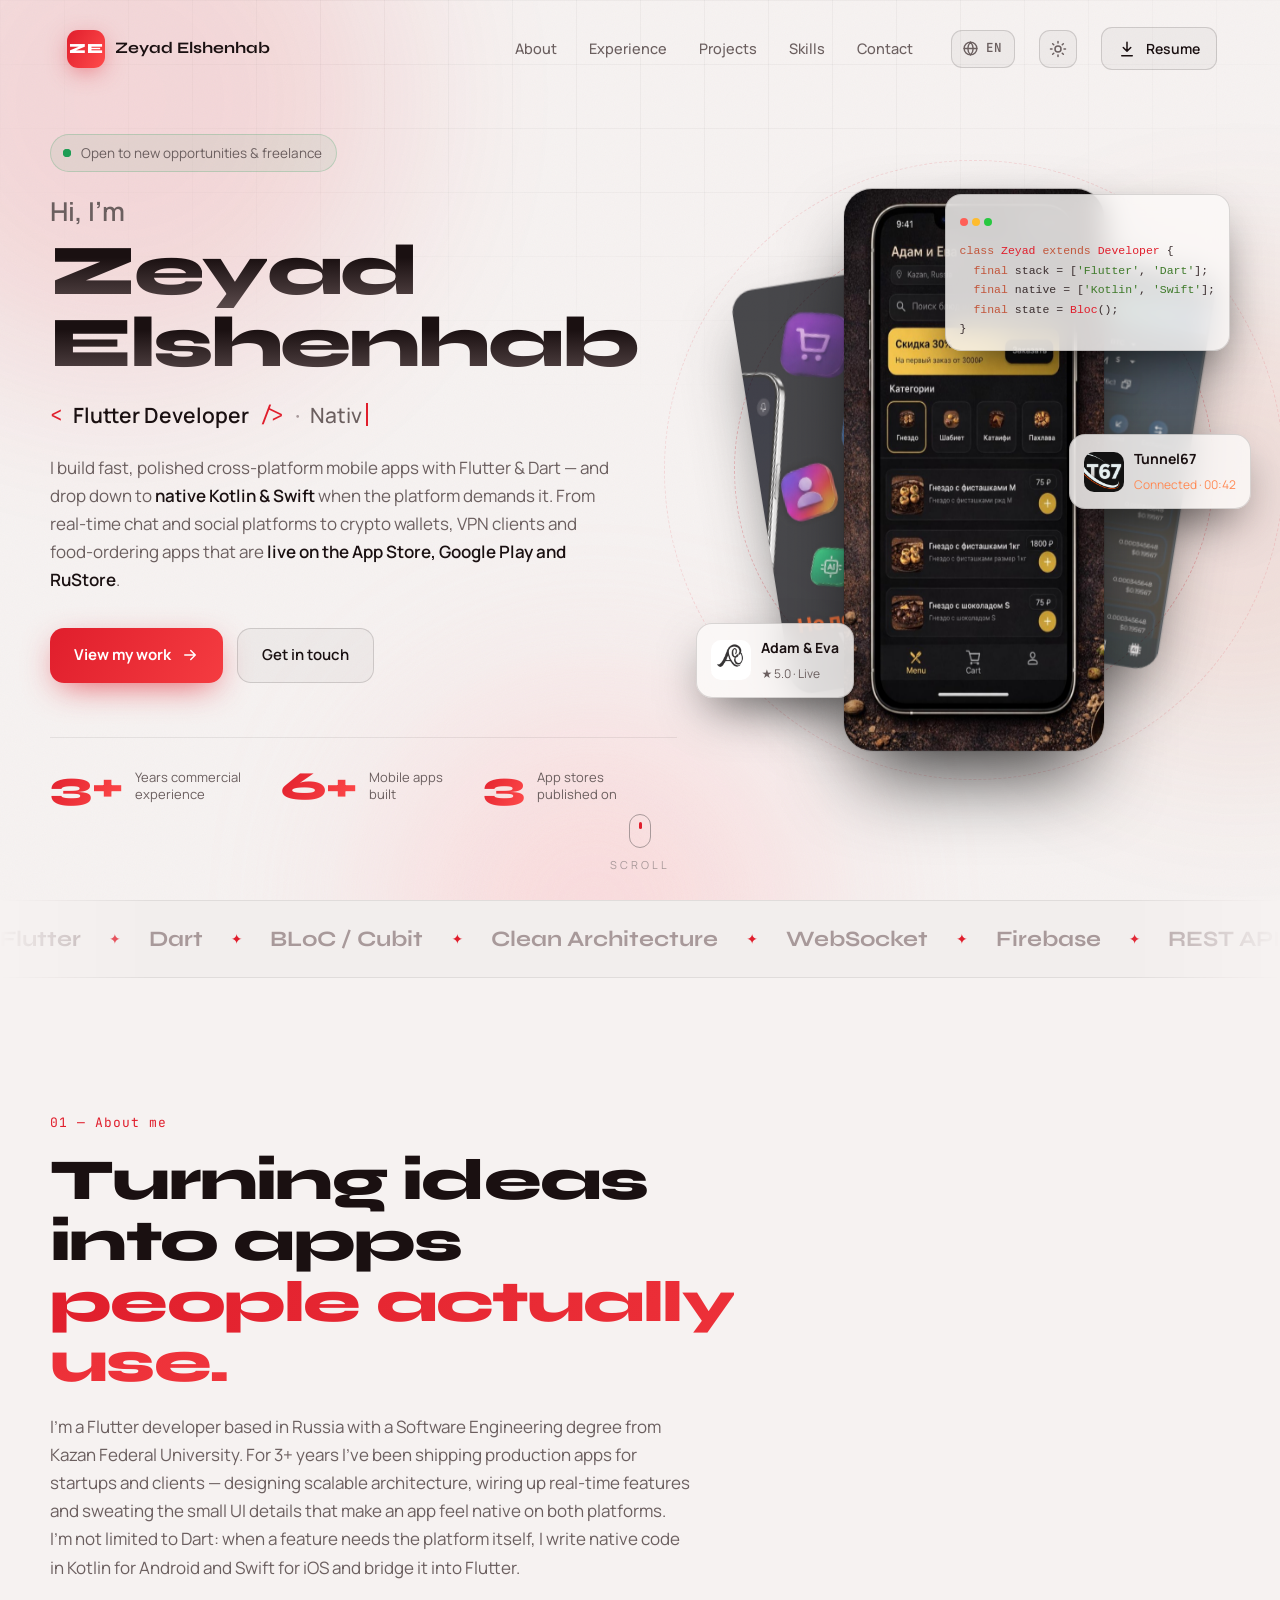
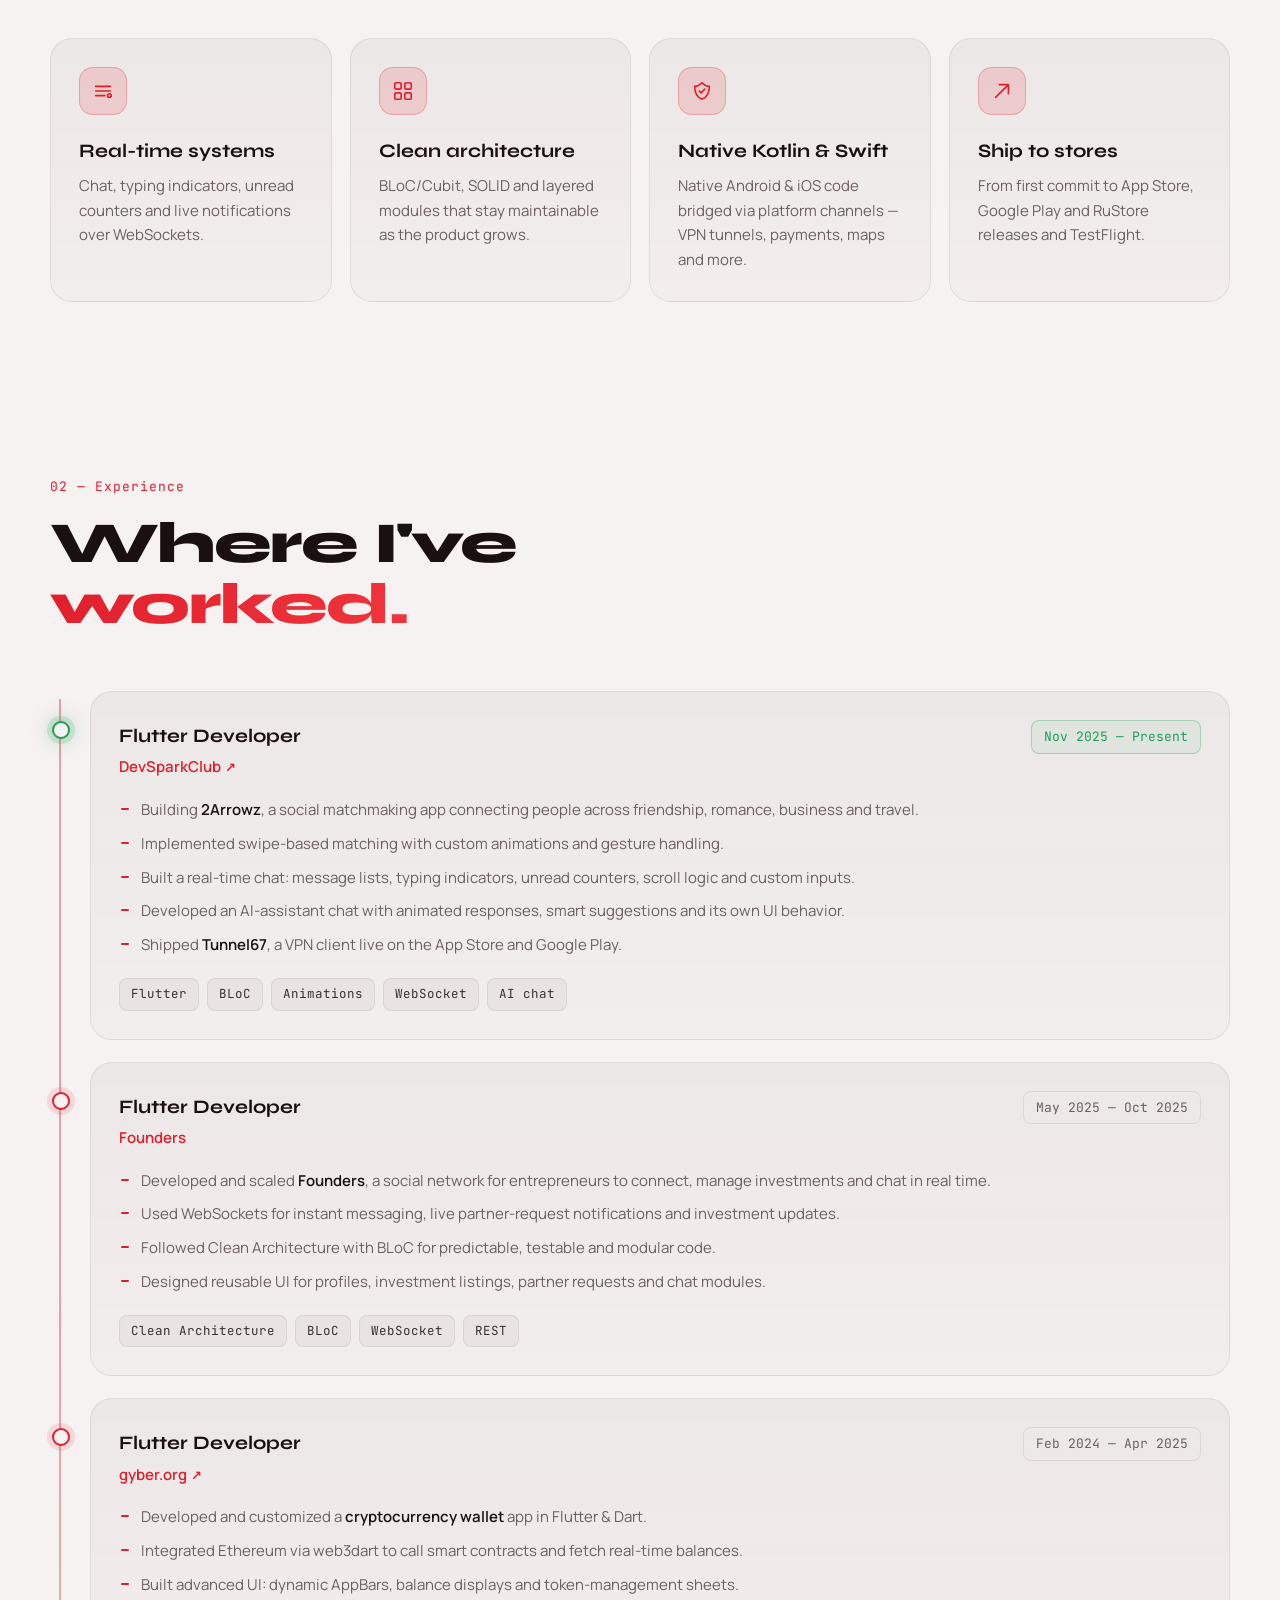
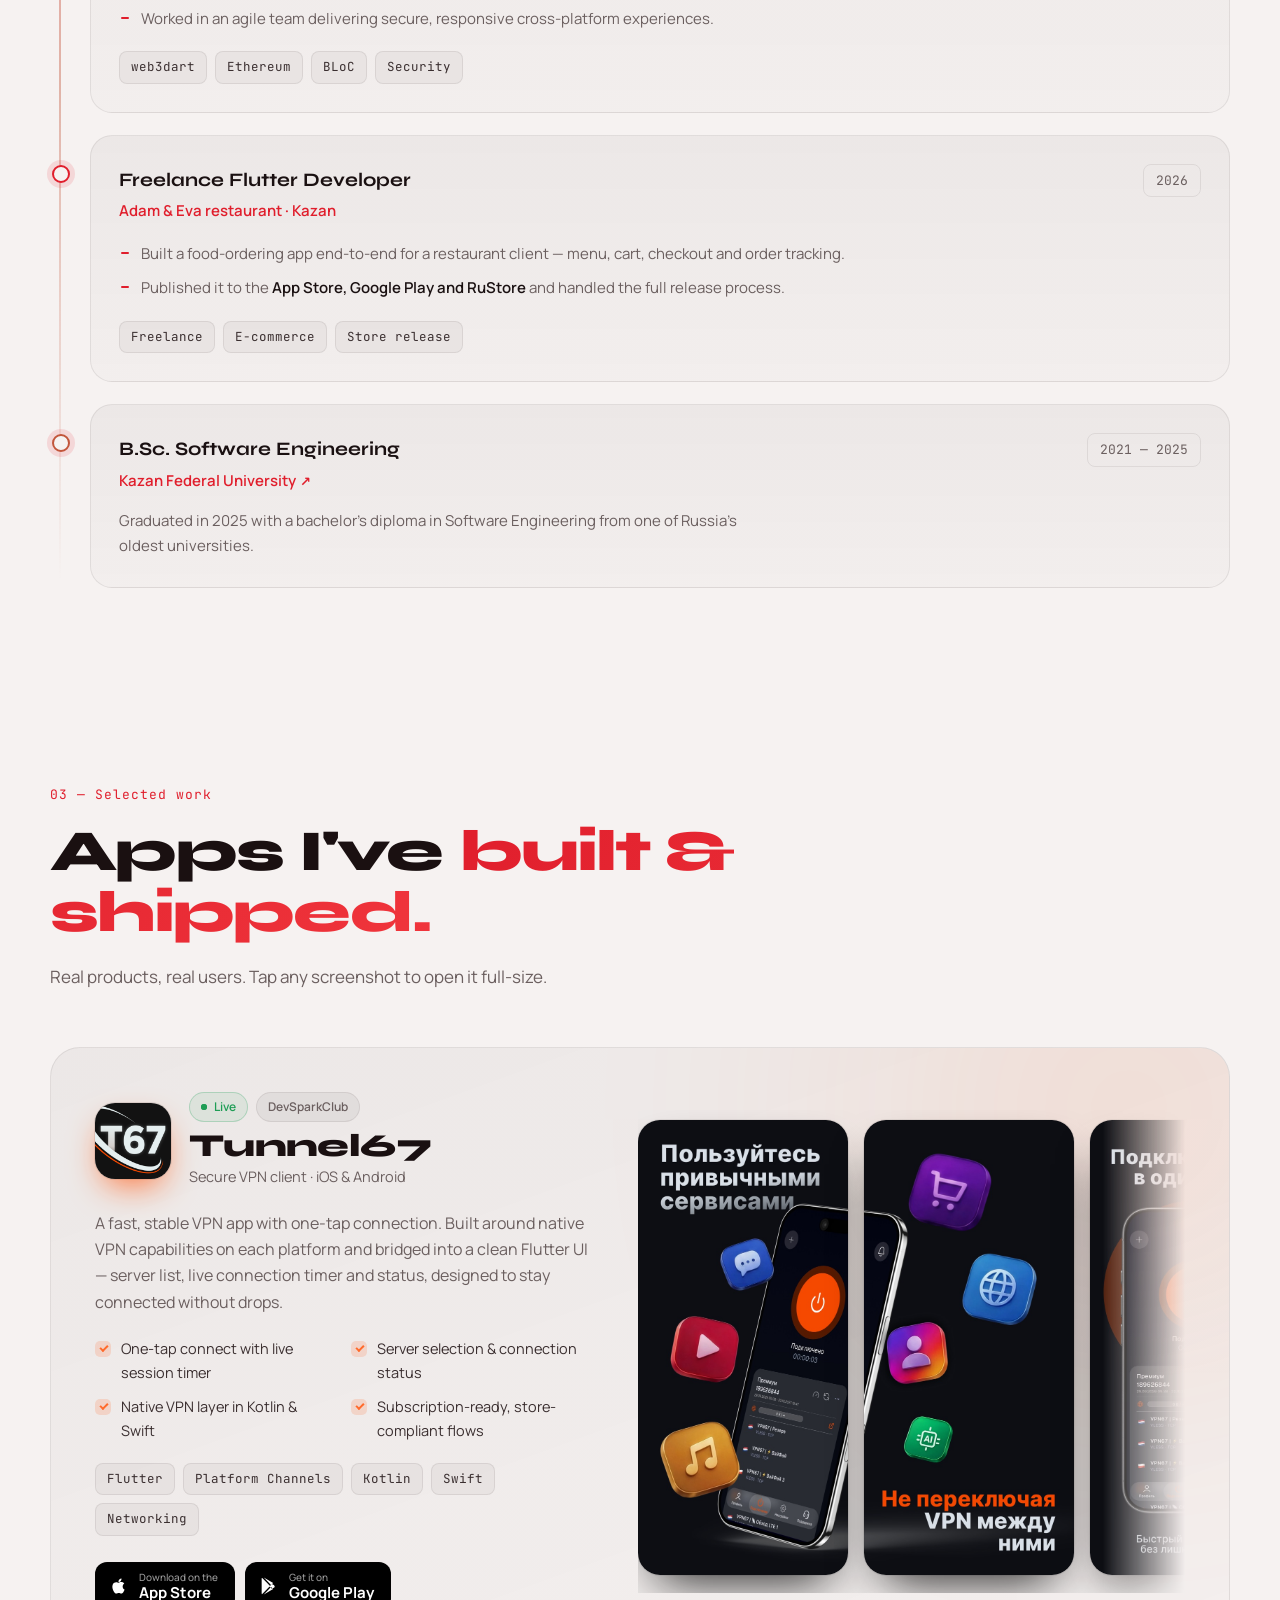
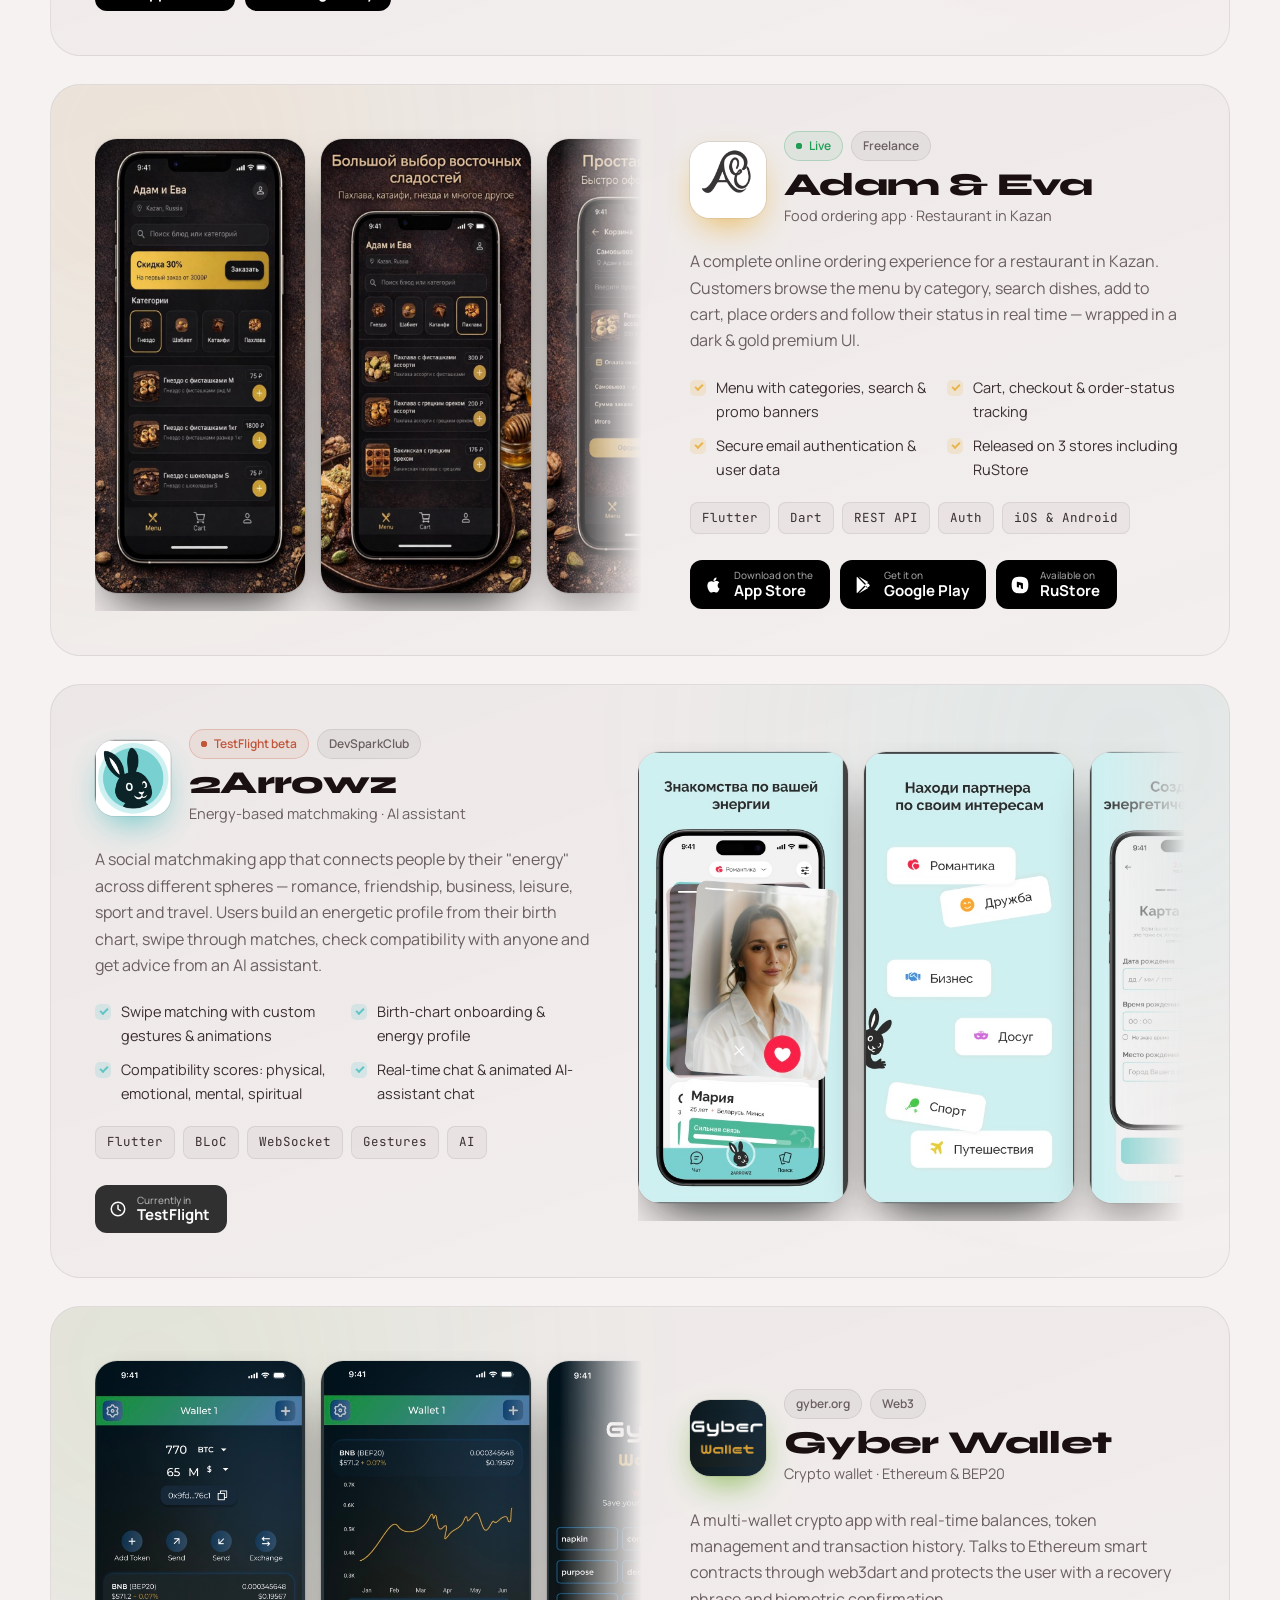
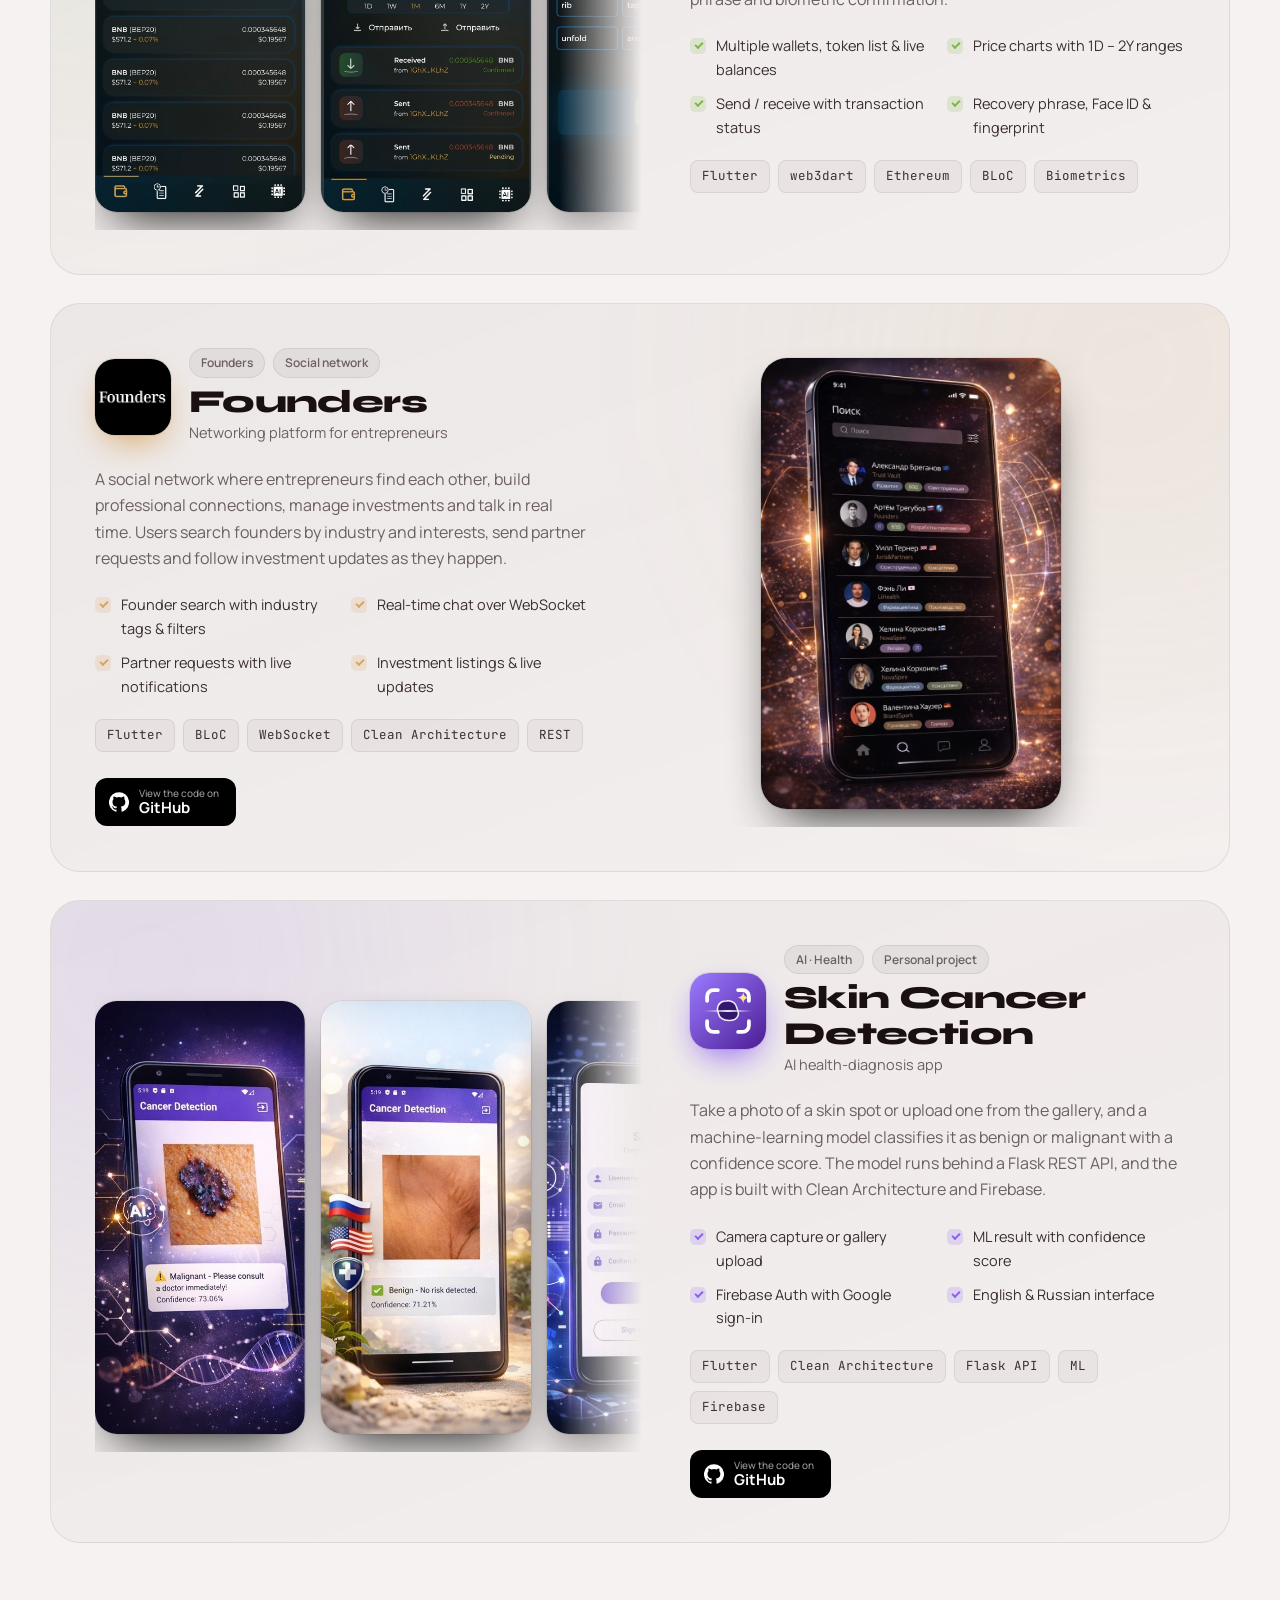
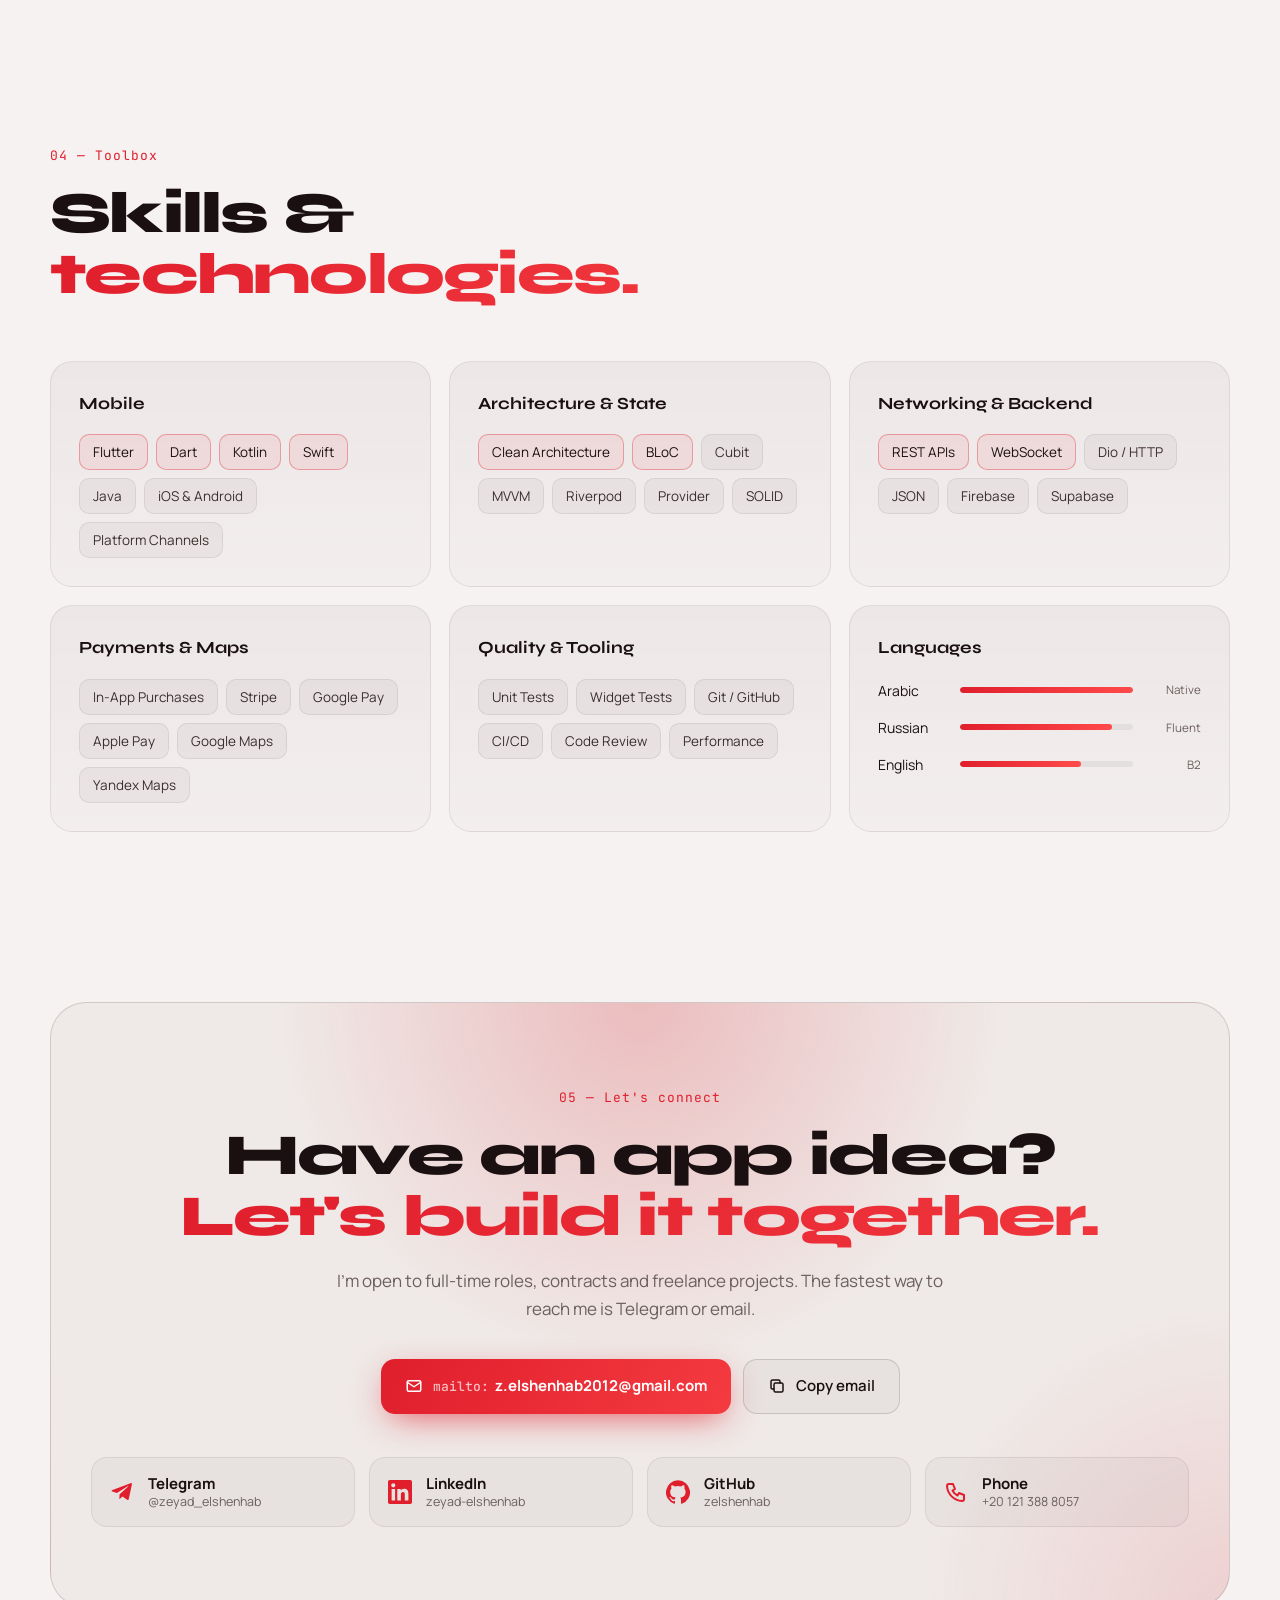
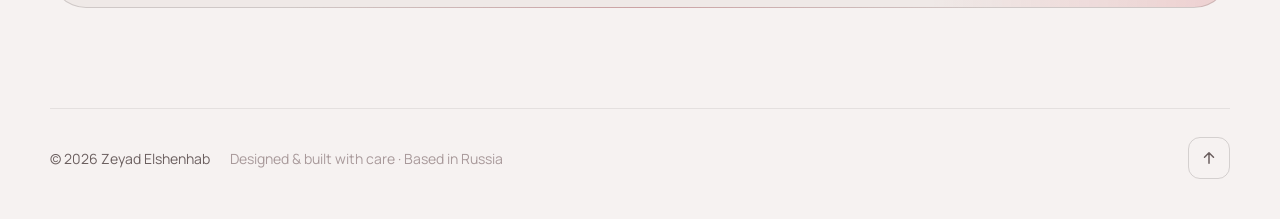
<file: index.html>
<!doctype html>
<html lang="en">
<head>
  <meta charset="utf-8" />
  <meta name="viewport" content="width=device-width, initial-scale=1" />
  <title>Zeyad Elshenhab — Flutter Developer</title>
  <meta name="description" content="Zeyad Elshenhab — Flutter developer building production-ready cross-platform mobile apps. Native Kotlin &amp; Swift, real-time chat, clean architecture, BLoC. Apps live on App Store, Google Play and RuStore." />
  <link rel="canonical" href="https://portfolio-zeyad-elshenhab.vercel.app/" />
  <meta property="og:type" content="website" />
  <meta property="og:url" content="https://portfolio-zeyad-elshenhab.vercel.app/" />
  <meta property="og:title" content="Zeyad Elshenhab — Flutter Developer" />
  <meta property="og:description" content="Cross-platform mobile apps with Flutter, plus native Kotlin &amp; Swift. Apps live on App Store, Google Play and RuStore." />
  <meta property="og:image" content="https://portfolio-zeyad-elshenhab.vercel.app/assets/og-image.png?v=5" />
  <meta property="og:image:width" content="1200" />
  <meta property="og:image:height" content="630" />
  <meta name="twitter:card" content="summary_large_image" />
  <meta name="theme-color" content="#0d0b0b" />
  <link rel="icon" href="data:image/svg+xml,<svg xmlns='http://www.w3.org/2000/svg' viewBox='0 0 64 64'><defs><linearGradient id='g' x1='0' y1='0' x2='1' y2='1'><stop offset='0' stop-color='%23ff3b47'/><stop offset='1' stop-color='%23f2b8a0'/></linearGradient></defs><rect width='64' height='64' rx='16' fill='%230d0b0b'/><text x='32' y='42' font-family='Arial Black,Arial' font-weight='900' font-size='28' text-anchor='middle' fill='url(%23g)'>ZE</text></svg>" />
  <link rel="preconnect" href="https://fonts.googleapis.com" />
  <link rel="preconnect" href="https://fonts.gstatic.com" crossorigin />
  <link href="https://fonts.googleapis.com/css2?family=Syne:wght@600;700;800&family=Manrope:wght@400;500;600;700&family=JetBrains+Mono:wght@400;500&family=Unbounded:wght@600;700;800&display=swap" rel="stylesheet" />
  <script>
    // Dark / light mode: saved choice first, otherwise follow the device
    (() => {
      let mode = null;
      try { mode = localStorage.getItem('mode'); } catch {}
      if (mode !== 'light' && mode !== 'dark') mode = matchMedia('(prefers-color-scheme: light)').matches ? 'light' : 'dark';
      if (mode === 'light') document.documentElement.dataset.mode = 'light';
    })();
  </script>
  <link rel="stylesheet" href="style.css" />
</head>
<body>
  <a class="skip-link" href="#main" data-i18n="a11y.skip">Skip to content</a>
  <div class="bg" aria-hidden="true">
    <div class="orb orb-1"></div>
    <div class="orb orb-2"></div>
    <div class="orb orb-3"></div>
    <div class="grid-lines"></div>
    <div class="noise"></div>
  </div>
  <div class="cursor-glow" aria-hidden="true"></div>
  <div class="progress" aria-hidden="true"></div>

  <!-- NAV -->
  <header class="nav" id="nav">
    <a href="#hero" class="logo" aria-label="Zeyad Elshenhab — home">
      <span class="logo-mark">ZE</span>
      <span class="logo-name">Zeyad Elshenhab</span>
    </a>
    <nav class="nav-links" id="navLinks">
      <a href="#about" data-i18n="nav.about">About</a>
      <a href="#experience" data-i18n="nav.experience">Experience</a>
      <a href="#projects" data-i18n="nav.projects">Projects</a>
      <a href="#skills" data-i18n="nav.skills">Skills</a>
      <a href="#contact" data-i18n="nav.contact">Contact</a>
    </nav>
    <div class="lang-menu" id="langMenu">
      <button type="button" class="lang-btn" id="langBtn" aria-haspopup="true" aria-expanded="false" aria-controls="langList" aria-label="Change language">
        <svg viewBox="0 0 24 24" class="ic" aria-hidden="true"><circle cx="12" cy="12" r="9"/><path d="M3 12h18M12 3c2.5 2.6 3.8 5.6 3.8 9s-1.3 6.4-3.8 9c-2.5-2.6-3.8-5.6-3.8-9S9.5 5.6 12 3Z"/></svg>
        <span class="lang-current">EN</span>
      </button>
      <ul class="lang-list" id="langList" role="menu" aria-label="Language"></ul>
    </div>
    <button type="button" class="mode-toggle" id="modeToggle" aria-label="Switch between dark and light mode">
      <svg class="moon" viewBox="0 0 24 24" aria-hidden="true"><path d="M20 14.5A8 8 0 0 1 9.5 4a8 8 0 1 0 10.5 10.5Z"/></svg>
      <svg class="sun" viewBox="0 0 24 24" aria-hidden="true"><circle cx="12" cy="12" r="4"/><path d="M12 2v2M12 20v2M4.9 4.9l1.4 1.4M17.7 17.7l1.4 1.4M2 12h2M20 12h2M4.9 19.1l1.4-1.4M17.7 6.3l1.4-1.4"/></svg>
    </button>
    <a href="assets/Zeyad_Elshenhab_CV.pdf" data-href-ru="assets/Zeyad_Elshenhab_CV_RU.pdf" class="btn btn-ghost btn-sm nav-cv" download>
      <svg viewBox="0 0 24 24" class="ic"><path d="M12 3v12m0 0-5-5m5 5 5-5M5 21h14"/></svg>
      <span class="cv-txt" data-i18n="nav.resume">Resume</span>
    </a>
    <button class="burger" id="burger" aria-label="Open menu" aria-expanded="false"><span></span><span></span></button>
  </header>

  <main id="main">
    <!-- HERO -->
    <section class="hero" id="hero">
      <div class="hero-text">
        <div class="badge reveal">
          <span class="pulse"></span> <span data-i18n="hero.badge">Open to new opportunities &amp; freelance</span>
        </div>
        <h1 class="hero-title reveal">
          <span class="hi" data-i18n="hero.hi">Hi, I'm</span>
          <span class="name">Zeyad Elshenhab</span>
        </h1>
        <p class="hero-role reveal">
          <span class="mono">&lt;</span><span data-i18n="hero.role">Flutter Developer</span><span class="mono">/&gt;</span>
          <span class="sep">·</span>
          <span class="typed" id="typed">Real-time apps</span><span class="caret"></span>
        </p>
        <p class="hero-intro reveal" data-i18n="hero.intro">
          I build fast, polished cross-platform mobile apps with Flutter &amp; Dart — and drop down to
          <strong>native Kotlin &amp; Swift</strong> when the platform demands it. From real-time chat and social
          platforms to crypto wallets, VPN clients and food-ordering apps that are
          <strong>live on the App Store, Google Play and RuStore</strong>.
        </p>
        <div class="hero-cta reveal">
          <a href="#projects" class="btn btn-primary magnetic">
            <span data-i18n="hero.cta1">View my work</span>
            <svg viewBox="0 0 24 24" class="ic"><path d="M5 12h14m0 0-6-6m6 6-6 6"/></svg>
          </a>
          <a href="#contact" class="btn btn-ghost magnetic" data-i18n="hero.cta2">Get in touch</a>
        </div>
        <div class="stats reveal">
          <div class="stat"><b data-count="3" data-suffix="+">0</b><span data-i18n="stat.years">Years commercial<br/>experience</span></div>
          <div class="stat"><b data-count="6" data-suffix="+">0</b><span data-i18n="stat.apps">Mobile apps<br/>built</span></div>
          <div class="stat"><b data-count="3">0</b><span data-i18n="stat.stores">App stores<br/>published on</span></div>
        </div>
      </div>

      <div class="hero-visual reveal" id="heroVisual" aria-hidden="true">
        <div class="ring ring-1"></div>
        <div class="ring ring-2"></div>
        <div class="shot-stack">
          <img class="shot s1" src="assets/tunnel/2.jpg" alt="" />
          <img class="shot s2" src="assets/adam/1.jpg" alt="" />
          <img class="shot s3" src="assets/gyber/1.jpg" alt="" />
        </div>
        <div class="float-chip chip-code">
          <span class="dot r"></span><span class="dot y"></span><span class="dot g"></span>
          <pre><code><span class="k">class</span> <span class="t">Zeyad</span> <span class="k">extends</span> <span class="t">Developer</span> {
  <span class="k">final</span> stack = [<span class="s">'Flutter'</span>, <span class="s">'Dart'</span>];
  <span class="k">final</span> native = [<span class="s">'Kotlin'</span>, <span class="s">'Swift'</span>];
  <span class="k">final</span> state = <span class="t">Bloc</span>();
}</code></pre>
        </div>
        <div class="float-chip chip-app">
          <img src="assets/adam/icon.png" alt="" />
          <div><b>Adam &amp; Eva</b><span data-i18n="chip.adam">★ 5.0 · Live</span></div>
        </div>
        <div class="float-chip chip-app chip-app-2">
          <img src="assets/tunnel/icon.png" alt="" />
          <div><b>Tunnel67</b><span data-i18n="chip.vpn">Connected · 00:42</span></div>
        </div>
      </div>

      <a href="#about" class="scroll-cue" aria-label="Scroll down"><span class="mouse"><span class="wheel"></span></span><span data-i18n="hero.scroll">scroll</span></a>
    </section>

    <!-- MARQUEE -->
    <div class="marquee" aria-hidden="true">
      <div class="marquee-track">
        <span>Flutter</span><i>✦</i><span>Dart</span><i>✦</i><span>BLoC / Cubit</span><i>✦</i><span>Clean Architecture</span><i>✦</i><span>WebSocket</span><i>✦</i><span>Firebase</span><i>✦</i><span>REST APIs</span><i>✦</i><span>Kotlin</span><i>✦</i><span>Swift</span><i>✦</i><span>Riverpod</span><i>✦</i><span>Supabase</span><i>✦</i><span>Stripe</span><i>✦</i><span>web3dart</span><i>✦</i>
        <span>Flutter</span><i>✦</i><span>Dart</span><i>✦</i><span>BLoC / Cubit</span><i>✦</i><span>Clean Architecture</span><i>✦</i><span>WebSocket</span><i>✦</i><span>Firebase</span><i>✦</i><span>REST APIs</span><i>✦</i><span>Kotlin</span><i>✦</i><span>Swift</span><i>✦</i><span>Riverpod</span><i>✦</i><span>Supabase</span><i>✦</i><span>Stripe</span><i>✦</i><span>web3dart</span><i>✦</i>
      </div>
    </div>

    <!-- ABOUT -->
    <section class="section" id="about">
      <div class="section-head reveal">
        <span class="eyebrow" data-i18n="about.eyebrow">01 — About me</span>
        <h2 data-i18n="about.title">Turning ideas into apps<br/><span class="grad">people actually use.</span></h2>
        <p class="lead" data-i18n="about.lead">
          I'm a Flutter developer based in Russia with a Software Engineering degree from Kazan Federal University.
          For 3+ years I've been shipping production apps for startups and clients — designing scalable architecture,
          wiring up real-time features and sweating the small UI details that make an app feel native on both platforms.
          I'm not limited to Dart: when a feature needs the platform itself, I write native code in Kotlin for Android
          and Swift for iOS and bridge it into Flutter.
        </p>
      </div>
      <div class="cards-4">
        <article class="card glow reveal">
          <div class="card-ic"><svg viewBox="0 0 24 24"><path d="M4 7h16M4 12h16M4 17h10"/><circle cx="19" cy="17" r="2"/></svg></div>
          <h3 data-i18n="about.c1t">Real-time systems</h3>
          <p data-i18n="about.c1p">Chat, typing indicators, unread counters and live notifications over WebSockets.</p>
        </article>
        <article class="card glow reveal">
          <div class="card-ic"><svg viewBox="0 0 24 24"><rect x="3" y="3" width="7" height="7" rx="1.5"/><rect x="14" y="3" width="7" height="7" rx="1.5"/><rect x="3" y="14" width="7" height="7" rx="1.5"/><rect x="14" y="14" width="7" height="7" rx="1.5"/></svg></div>
          <h3 data-i18n="about.c2t">Clean architecture</h3>
          <p data-i18n="about.c2p">BLoC/Cubit, SOLID and layered modules that stay maintainable as the product grows.</p>
        </article>
        <article class="card glow reveal">
          <div class="card-ic"><svg viewBox="0 0 24 24"><path d="M12 3c3 3 6 4 8 4 0 7-3 12-8 14-5-2-8-7-8-14 2 0 5-1 8-4Z"/><path d="m9 12 2 2 4-4"/></svg></div>
          <h3 data-i18n="about.c3t">Native Kotlin &amp; Swift</h3>
          <p data-i18n="about.c3p">Native Android &amp; iOS code bridged via platform channels — VPN tunnels, payments, maps and more.</p>
        </article>
        <article class="card glow reveal">
          <div class="card-ic"><svg viewBox="0 0 24 24"><path d="M5 19 19 5M9 5h10v10"/></svg></div>
          <h3 data-i18n="about.c4t">Ship to stores</h3>
          <p data-i18n="about.c4p">From first commit to App Store, Google Play and RuStore releases and TestFlight.</p>
        </article>
      </div>
    </section>

    <!-- EXPERIENCE -->
    <section class="section" id="experience">
      <div class="section-head reveal">
        <span class="eyebrow" data-i18n="exp.eyebrow">02 — Experience</span>
        <h2 data-i18n="exp.title">Where I've <span class="grad">worked.</span></h2>
      </div>

      <ol class="timeline">
        <li class="tl-item reveal">
          <div class="tl-dot"></div>
          <div class="tl-card card glow">
            <div class="tl-top">
              <div>
                <h3 data-i18n="exp.role">Flutter Developer</h3>
                <a class="company company-link" href="https://devsparkclub.com/en" data-href-ru="https://devsparkclub.com/ru" target="_blank" rel="noopener">DevSparkClub</a>
              </div>
              <span class="date now" data-i18n="exp.d1">Nov 2025 — Present</span>
            </div>
            <ul>
              <li data-i18n="exp.ds1">Building <b>2Arrowz</b>, a social matchmaking app connecting people across friendship, romance, business and travel.</li>
              <li data-i18n="exp.ds2">Implemented swipe-based matching with custom animations and gesture handling.</li>
              <li data-i18n="exp.ds3">Built a real-time chat: message lists, typing indicators, unread counters, scroll logic and custom inputs.</li>
              <li data-i18n="exp.ds4">Developed an AI-assistant chat with animated responses, smart suggestions and its own UI behavior.</li>
              <li data-i18n="exp.ds5">Shipped <b>Tunnel67</b>, a VPN client live on the App Store and Google Play.</li>
            </ul>
            <div class="tags"><span>Flutter</span><span>BLoC</span><span data-i18n="tag.anim">Animations</span><span>WebSocket</span><span data-i18n="tag.aichat">AI chat</span></div>
          </div>
        </li>
        <li class="tl-item reveal">
          <div class="tl-dot"></div>
          <div class="tl-card card glow">
            <div class="tl-top">
              <div>
                <h3 data-i18n="exp.role">Flutter Developer</h3>
                <span class="company">Founders</span>
              </div>
              <span class="date" data-i18n="exp.d2">May 2025 — Oct 2025</span>
            </div>
            <ul>
              <li data-i18n="exp.f1">Developed and scaled <b>Founders</b>, a social network for entrepreneurs to connect, manage investments and chat in real time.</li>
              <li data-i18n="exp.f2">Used WebSockets for instant messaging, live partner-request notifications and investment updates.</li>
              <li data-i18n="exp.f3">Followed Clean Architecture with BLoC for predictable, testable and modular code.</li>
              <li data-i18n="exp.f4">Designed reusable UI for profiles, investment listings, partner requests and chat modules.</li>
            </ul>
            <div class="tags"><span>Clean Architecture</span><span>BLoC</span><span>WebSocket</span><span>REST</span></div>
          </div>
        </li>
        <li class="tl-item reveal">
          <div class="tl-dot"></div>
          <div class="tl-card card glow">
            <div class="tl-top">
              <div>
                <h3 data-i18n="exp.role">Flutter Developer</h3>
                <a class="company company-link" href="https://gyber.org/" target="_blank" rel="noopener">gyber.org</a>
              </div>
              <span class="date" data-i18n="exp.d3">Feb 2024 — Apr 2025</span>
            </div>
            <ul>
              <li data-i18n="exp.g1">Developed and customized a <b>cryptocurrency wallet</b> app in Flutter &amp; Dart.</li>
              <li data-i18n="exp.g2">Integrated Ethereum via web3dart to call smart contracts and fetch real-time balances.</li>
              <li data-i18n="exp.g3">Built advanced UI: dynamic AppBars, balance displays and token-management sheets.</li>
              <li data-i18n="exp.g4">Worked in an agile team delivering secure, responsive cross-platform experiences.</li>
            </ul>
            <div class="tags"><span>web3dart</span><span>Ethereum</span><span>BLoC</span><span data-i18n="tag.security">Security</span></div>
          </div>
        </li>
        <li class="tl-item reveal">
          <div class="tl-dot"></div>
          <div class="tl-card card glow">
            <div class="tl-top">
              <div>
                <h3 data-i18n="exp.freelance">Freelance Flutter Developer</h3>
                <span class="company" data-i18n="exp.adamCo">Adam &amp; Eva restaurant · Kazan</span>
              </div>
              <span class="date">2026</span>
            </div>
            <ul>
              <li data-i18n="exp.a1">Built a food-ordering app end-to-end for a restaurant client — menu, cart, checkout and order tracking.</li>
              <li data-i18n="exp.a2">Published it to the <b>App Store, Google Play and RuStore</b> and handled the full release process.</li>
            </ul>
            <div class="tags"><span data-i18n="tag.freelance">Freelance</span><span>E-commerce</span><span data-i18n="tag.release">Store release</span></div>
          </div>
        </li>
        <li class="tl-item reveal">
          <div class="tl-dot edu"></div>
          <div class="tl-card card glow">
            <div class="tl-top">
              <div>
                <h3 data-i18n="edu.degree">B.Sc. Software Engineering</h3>
                <a class="company company-link" href="https://eng.kpfu.ru/" data-href-ru="https://kpfu.ru/" target="_blank" rel="noopener" data-i18n="edu.uni">Kazan Federal University</a>
              </div>
              <span class="date">2021 — 2025</span>
            </div>
            <p class="edu-note" data-i18n="edu.note">Graduated in 2025 with a bachelor's diploma in Software Engineering from one of Russia's oldest universities.</p>
          </div>
        </li>
      </ol>
    </section>

    <!-- PROJECTS -->
    <section class="section" id="projects">
      <div class="section-head reveal">
        <span class="eyebrow" data-i18n="proj.eyebrow">03 — Selected work</span>
        <h2 data-i18n="proj.title">Apps I've <span class="grad">built &amp; shipped.</span></h2>
        <p class="lead" data-i18n="proj.lead">Real products, real users. Tap any screenshot to open it full-size.</p>
      </div>

      <!-- Tunnel67 -->
      <article class="project reveal" style="--p:#ff6a2b">
        <div class="project-info">
          <div class="project-head">
            <img class="app-icon" src="assets/tunnel/icon.png" alt="Tunnel67 app icon" />
            <div>
              <div class="pills"><span class="pill live"><span class="pulse"></span><span data-i18n="pill.live">Live</span></span><span class="pill">DevSparkClub</span></div>
              <h3>Tunnel67</h3>
              <span class="sub" data-i18n="tun.sub">Secure VPN client · iOS &amp; Android</span>
            </div>
          </div>
          <p data-i18n="tun.desc">
            A fast, stable VPN app with one-tap connection. Built around native VPN capabilities on each
            platform and bridged into a clean Flutter UI — server list, live connection timer and status,
            designed to stay connected without drops.
          </p>
          <ul class="feat">
            <li data-i18n="tun.f1">One-tap connect with live session timer</li>
            <li data-i18n="tun.f2">Server selection &amp; connection status</li>
            <li data-i18n="tun.f3">Native VPN layer in Kotlin &amp; Swift</li>
            <li data-i18n="tun.f4">Subscription-ready, store-compliant flows</li>
          </ul>
          <div class="tags"><span>Flutter</span><span>Platform Channels</span><span>Kotlin</span><span>Swift</span><span>Networking</span></div>
          <div class="stores">
            <a class="store" href="https://apps.apple.com/ru/app/tunnel67/id6779203722?l=en-GB" target="_blank" rel="noopener">
              <svg viewBox="0 0 24 24" class="fill"><path d="M16.37 12.6c-.02-2.3 1.88-3.4 1.96-3.46-1.07-1.56-2.73-1.78-3.32-1.8-1.41-.14-2.76.83-3.48.83-.72 0-1.82-.81-3-.79-1.54.02-2.96.9-3.76 2.28-1.6 2.78-.41 6.9 1.15 9.16.76 1.1 1.67 2.34 2.86 2.3 1.15-.05 1.58-.74 2.97-.74 1.38 0 1.77.74 2.98.72 1.23-.02 2.01-1.12 2.77-2.23.87-1.28 1.23-2.52 1.25-2.58-.03-.01-2.4-.92-2.42-3.66ZM14.1 5.86c.63-.77 1.06-1.83.94-2.89-.91.04-2.01.61-2.66 1.37-.58.67-1.09 1.75-.96 2.79 1.02.08 2.05-.52 2.68-1.27Z"/></svg>
              <span><small data-i18n="store.apple">Download on the</small>App Store</span>
            </a>
            <a class="store" href="https://play.google.com/store/apps/details?id=club.devspark.tunnel_67" target="_blank" rel="noopener">
              <svg viewBox="0 0 24 24" class="fill"><path d="M3.6 2.2c-.3.3-.4.7-.4 1.2v17.2c0 .5.1.9.4 1.2l9.7-9.8-9.7-9.8Zm10.8 10.9 2.6 2.6-11.3 6.5 8.7-9.1Zm3.9-1.9-2.8-1.6-2.9 2.9 2.9 2.9 2.8-1.6c.8-.5.8-1.6 0-2.1v-.5ZM5.7 1.8 17 8.3l-2.6 2.6-8.7-9.1Z"/></svg>
              <span><small data-i18n="store.play">Get it on</small>Google Play</span>
            </a>
          </div>
        </div>
        <div class="gallery" data-gallery>
          <img src="assets/tunnel/1.jpg" alt="Tunnel67 — screen 1" loading="lazy" />
          <img src="assets/tunnel/2.jpg" alt="Tunnel67 — screen 2" loading="lazy" />
          <img src="assets/tunnel/3.jpg" alt="Tunnel67 — screen 3" loading="lazy" />
          <img src="assets/tunnel/4.jpg" alt="Tunnel67 — screen 4" loading="lazy" />
          <img src="assets/tunnel/5.jpg" alt="Tunnel67 — screen 5" loading="lazy" />
        </div>
      </article>

      <!-- Adam & Eva -->
      <article class="project flip reveal" style="--p:#e8b44c">
        <div class="project-info">
          <div class="project-head">
            <img class="app-icon" src="assets/adam/icon.png" alt="Adam & Eva app icon" />
            <div>
              <div class="pills"><span class="pill live"><span class="pulse"></span><span data-i18n="pill.live">Live</span></span><span class="pill" data-i18n="pill.freelance">Freelance</span></div>
              <h3 data-i18n="adam.name">Adam &amp; Eva</h3>
              <span class="sub" data-i18n="adam.sub">Food ordering app · Restaurant in Kazan</span>
            </div>
          </div>
          <p data-i18n="adam.desc">
            A complete online ordering experience for a restaurant in Kazan. Customers browse the menu by
            category, search dishes, add to cart, place orders and follow their status in real time —
            wrapped in a dark &amp; gold premium UI.
          </p>
          <ul class="feat">
            <li data-i18n="adam.f1">Menu with categories, search &amp; promo banners</li>
            <li data-i18n="adam.f2">Cart, checkout &amp; order-status tracking</li>
            <li data-i18n="adam.f3">Secure email authentication &amp; user data</li>
            <li data-i18n="adam.f4">Released on 3 stores including RuStore</li>
          </ul>
          <div class="tags"><span>Flutter</span><span>Dart</span><span>REST API</span><span>Auth</span><span>iOS &amp; Android</span></div>
          <div class="stores">
            <a class="store" href="https://apps.apple.com/ru/app/%D0%B0%D0%B4%D0%B0%D0%BC-%D0%B8-%D0%B5%D0%B2%D0%B0/id6761149171?l=en-GB" target="_blank" rel="noopener">
              <svg viewBox="0 0 24 24" class="fill"><path d="M16.37 12.6c-.02-2.3 1.88-3.4 1.96-3.46-1.07-1.56-2.73-1.78-3.32-1.8-1.41-.14-2.76.83-3.48.83-.72 0-1.82-.81-3-.79-1.54.02-2.96.9-3.76 2.28-1.6 2.78-.41 6.9 1.15 9.16.76 1.1 1.67 2.34 2.86 2.3 1.15-.05 1.58-.74 2.97-.74 1.38 0 1.77.74 2.98.72 1.23-.02 2.01-1.12 2.77-2.23.87-1.28 1.23-2.52 1.25-2.58-.03-.01-2.4-.92-2.42-3.66ZM14.1 5.86c.63-.77 1.06-1.83.94-2.89-.91.04-2.01.61-2.66 1.37-.58.67-1.09 1.75-.96 2.79 1.02.08 2.05-.52 2.68-1.27Z"/></svg>
              <span><small data-i18n="store.apple">Download on the</small>App Store</span>
            </a>
            <a class="store" href="https://play.google.com/store/apps/details?id=com.adamandeve.foodapp" target="_blank" rel="noopener">
              <svg viewBox="0 0 24 24" class="fill"><path d="M3.6 2.2c-.3.3-.4.7-.4 1.2v17.2c0 .5.1.9.4 1.2l9.7-9.8-9.7-9.8Zm10.8 10.9 2.6 2.6-11.3 6.5 8.7-9.1Zm3.9-1.9-2.8-1.6-2.9 2.9 2.9 2.9 2.8-1.6c.8-.5.8-1.6 0-2.1v-.5ZM5.7 1.8 17 8.3l-2.6 2.6-8.7-9.1Z"/></svg>
              <span><small data-i18n="store.play">Get it on</small>Google Play</span>
            </a>
            <a class="store" href="https://www.rustore.ru/catalog/app/com.adamandeve.foodapp" target="_blank" rel="noopener">
              <svg viewBox="0 0 24 24" class="fill"><path d="M4.3 4.3C2 6.6 2 10.3 2 12s0 5.4 2.3 7.7S10.3 22 12 22s5.4 0 7.7-2.3S22 13.7 22 12s0-5.4-2.3-7.7S13.7 2 12 2 6.6 2 4.3 4.3Zm3.4 3.6 7.2 1.7c.3.1.6.4.6.7v6.1c0 .3-.3.4-.5.3l-1.6-.4c-.2-.1-.4-.3-.4-.5V13c0-.3-.2-.6-.5-.7l-1.4-.4c-.2 0-.4.1-.4.3v2.5c0 .3-.3.4-.5.3l-1.6-.4c-.2 0-.4-.3-.4-.5V8.2c0-.2.1-.3.3-.3h1.2Z"/></svg>
              <span><small data-i18n="store.ru">Available on</small>RuStore</span>
            </a>
          </div>
        </div>
        <div class="gallery" data-gallery>
          <img src="assets/adam/1.jpg" alt="Adam & Eva — home screen" loading="lazy" />
          <img src="assets/adam/2.jpg" alt="Adam & Eva — screen 2" loading="lazy" />
          <img src="assets/adam/3.jpg" alt="Adam & Eva — screen 3" loading="lazy" />
          <img src="assets/adam/4.jpg" alt="Adam & Eva — screen 4" loading="lazy" />
          <img src="assets/adam/5.jpg" alt="Adam & Eva — screen 5" loading="lazy" />
        </div>
      </article>

      <!-- 2Arrowz -->
      <article class="project reveal" style="--p:#5fc4c6">
        <div class="project-info">
          <div class="project-head">
            <img class="app-icon" src="assets/2arrowz/icon.png" alt="2Arrowz app icon" />
            <div>
              <div class="pills"><span class="pill beta"><span class="pulse"></span><span data-i18n="pill.beta">TestFlight beta</span></span><span class="pill">DevSparkClub</span></div>
              <h3>2Arrowz</h3>
              <span class="sub" data-i18n="arr.sub">Energy-based matchmaking · AI assistant</span>
            </div>
          </div>
          <p data-i18n="arr.desc">
            A social matchmaking app that connects people by their "energy" across different spheres —
            romance, friendship, business, leisure, sport and travel. Users build an energetic profile from
            their birth chart, swipe through matches, check compatibility with anyone and get advice from
            an AI assistant.
          </p>
          <ul class="feat">
            <li data-i18n="arr.f1">Swipe matching with custom gestures &amp; animations</li>
            <li data-i18n="arr.f2">Birth-chart onboarding &amp; energy profile</li>
            <li data-i18n="arr.f3">Compatibility scores: physical, emotional, mental, spiritual</li>
            <li data-i18n="arr.f4">Real-time chat &amp; animated AI-assistant chat</li>
          </ul>
          <div class="tags"><span>Flutter</span><span>BLoC</span><span>WebSocket</span><span data-i18n="tag.gestures">Gestures</span><span>AI</span></div>
          <div class="stores"><span class="store disabled"><svg viewBox="0 0 24 24" class="ic"><circle cx="12" cy="12" r="9"/><path d="M12 7v5l3 2"/></svg><span><small data-i18n="store.tf">Currently in</small>TestFlight</span></span></div>
        </div>
        <div class="gallery" data-gallery>
          <img src="assets/2arrowz/1.jpg" alt="2Arrowz — swipe matching" loading="lazy" />
          <img src="assets/2arrowz/2.jpg" alt="2Arrowz — interest spheres" loading="lazy" />
          <img src="assets/2arrowz/3.jpg" alt="2Arrowz — birth chart profile" loading="lazy" />
          <img src="assets/2arrowz/4.jpg" alt="2Arrowz — compatibility check" loading="lazy" />
          <img src="assets/2arrowz/5.jpg" alt="2Arrowz — AI assistant chat" loading="lazy" />
        </div>
      </article>

      <!-- Gyber Wallet -->
      <article class="project flip reveal" style="--p:#7fb547">
        <div class="project-info">
          <div class="project-head">
            <div class="app-icon app-icon-gyber"><img src="assets/gyber/logo.png" alt="Gyber Wallet logo" /></div>
            <div>
              <div class="pills"><span class="pill">gyber.org</span><span class="pill">Web3</span></div>
              <h3>Gyber Wallet</h3>
              <span class="sub" data-i18n="gy.sub">Crypto wallet · Ethereum &amp; BEP20</span>
            </div>
          </div>
          <p data-i18n="gy.desc">
            A multi-wallet crypto app with real-time balances, token management and transaction history.
            Talks to Ethereum smart contracts through web3dart and protects the user with a recovery phrase
            and biometric confirmation.
          </p>
          <ul class="feat">
            <li data-i18n="gy.f1">Multiple wallets, token list &amp; live balances</li>
            <li data-i18n="gy.f2">Price charts with 1D – 2Y ranges</li>
            <li data-i18n="gy.f3">Send / receive with transaction status</li>
            <li data-i18n="gy.f4">Recovery phrase, Face ID &amp; fingerprint</li>
          </ul>
          <div class="tags"><span>Flutter</span><span>web3dart</span><span>Ethereum</span><span>BLoC</span><span data-i18n="tag.bio">Biometrics</span></div>
        </div>
        <div class="gallery" data-gallery>
          <img src="assets/gyber/1.jpg" alt="Gyber Wallet — wallet overview" loading="lazy" />
          <img src="assets/gyber/2.jpg" alt="Gyber Wallet — token chart &amp; history" loading="lazy" />
          <img src="assets/gyber/3.jpg" alt="Gyber Wallet — recovery phrase" loading="lazy" />
          <img src="assets/gyber/4.jpg" alt="Gyber Wallet — biometric confirmation" loading="lazy" />
        </div>
      </article>

      <!-- Founders -->
      <article class="project reveal" style="--p:#d9a35f">
        <div class="project-info">
          <div class="project-head">
            <div class="app-icon app-icon-founders"><img src="assets/founders/logo.png" alt="Founders logo" /></div>
            <div>
              <div class="pills"><span class="pill">Founders</span><span class="pill" data-i18n="pill.social">Social network</span></div>
              <h3>Founders</h3>
              <span class="sub" data-i18n="fo.sub">Networking platform for entrepreneurs</span>
            </div>
          </div>
          <p data-i18n="fo.desc">
            A social network where entrepreneurs find each other, build professional connections, manage
            investments and talk in real time. Users search founders by industry and interests, send partner
            requests and follow investment updates as they happen.
          </p>
          <ul class="feat">
            <li data-i18n="fo.f1">Founder search with industry tags &amp; filters</li>
            <li data-i18n="fo.f2">Real-time chat over WebSocket</li>
            <li data-i18n="fo.f3">Partner requests with live notifications</li>
            <li data-i18n="fo.f4">Investment listings &amp; live updates</li>
          </ul>
          <div class="tags"><span>Flutter</span><span>BLoC</span><span>WebSocket</span><span>Clean Architecture</span><span>REST</span></div>
          <div class="stores">
            <a class="store" href="https://github.com/Founders-Net/FRONTEND" target="_blank" rel="noopener">
              <svg viewBox="0 0 24 24" class="fill"><path d="M12 .3a12 12 0 0 0-3.8 23.4c.6.1.8-.3.8-.6v-2c-3.3.7-4-1.6-4-1.6-.6-1.4-1.4-1.8-1.4-1.8-1-.7.1-.7.1-.7 1.2.1 1.8 1.2 1.8 1.2 1 1.8 2.8 1.3 3.5 1 0-.8.4-1.3.7-1.6-2.7-.3-5.5-1.3-5.5-6 0-1.2.5-2.3 1.3-3.1-.2-.4-.6-1.6 0-3.2 0 0 1-.3 3.4 1.2a11.5 11.5 0 0 1 6 0c2.3-1.5 3.3-1.2 3.3-1.2.6 1.6.2 2.8.1 3.2.8.8 1.3 1.9 1.3 3.2 0 4.6-2.8 5.6-5.5 5.9.5.4.9 1.1.9 2.2v3.3c0 .3.1.7.8.6A12 12 0 0 0 12 .3"/></svg>
              <span><small data-i18n="store.code">View the code on</small>GitHub</span>
            </a>
          </div>
        </div>
        <div class="gallery" data-gallery>
          <img src="assets/founders/1.jpg" alt="Founders — founder search" loading="lazy" />
        </div>
      </article>

      <!-- Skin Cancer Detection -->
      <article class="project flip reveal" style="--p:#8b5cf6">
        <div class="project-info">
          <div class="project-head">
            <img class="app-icon" src="assets/skin/icon.svg" alt="Skin Cancer Detection app icon" />
            <div>
              <div class="pills"><span class="pill" data-i18n="more.skinPill">AI · Health</span><span class="pill" data-i18n="pill.personal">Personal project</span></div>
              <h3 data-i18n="more.skinTitle">Skin Cancer Detection</h3>
              <span class="sub" data-i18n="sk2.sub">AI health-diagnosis app</span>
            </div>
          </div>
          <p data-i18n="sk2.desc">
            Take a photo of a skin spot or upload one from the gallery, and a machine-learning model classifies it
            as benign or malignant with a confidence score. The model runs behind a Flask REST API, and the app is
            built with Clean Architecture and Firebase.
          </p>
          <ul class="feat">
            <li data-i18n="sk2.f1">Camera capture or gallery upload</li>
            <li data-i18n="sk2.f2">ML result with confidence score</li>
            <li data-i18n="sk2.f3">Firebase Auth with Google sign-in</li>
            <li data-i18n="sk2.f4">English &amp; Russian interface</li>
          </ul>
          <div class="tags"><span>Flutter</span><span>Clean Architecture</span><span>Flask API</span><span>ML</span><span>Firebase</span></div>
          <div class="stores">
            <a class="store" href="https://github.com/zelshenhab/flutter_skin_cancer" target="_blank" rel="noopener">
              <svg viewBox="0 0 24 24" class="fill"><path d="M12 .3a12 12 0 0 0-3.8 23.4c.6.1.8-.3.8-.6v-2c-3.3.7-4-1.6-4-1.6-.6-1.4-1.4-1.8-1.4-1.8-1-.7.1-.7.1-.7 1.2.1 1.8 1.2 1.8 1.2 1 1.8 2.8 1.3 3.5 1 0-.8.4-1.3.7-1.6-2.7-.3-5.5-1.3-5.5-6 0-1.2.5-2.3 1.3-3.1-.2-.4-.6-1.6 0-3.2 0 0 1-.3 3.4 1.2a11.5 11.5 0 0 1 6 0c2.3-1.5 3.3-1.2 3.3-1.2.6 1.6.2 2.8.1 3.2.8.8 1.3 1.9 1.3 3.2 0 4.6-2.8 5.6-5.5 5.9.5.4.9 1.1.9 2.2v3.3c0 .3.1.7.8.6A12 12 0 0 0 12 .3"/></svg>
              <span><small data-i18n="store.code">View the code on</small>GitHub</span>
            </a>
          </div>
        </div>
        <div class="gallery" data-gallery>
          <img src="assets/skin/1.jpg" alt="Skin Cancer Detection — malignant result" loading="lazy" />
          <img src="assets/skin/2.jpg" alt="Skin Cancer Detection — benign result" loading="lazy" />
          <img src="assets/skin/3.jpg" alt="Skin Cancer Detection — sign up" loading="lazy" />
        </div>
      </article>
    </section>

    <!-- SKILLS -->
    <section class="section" id="skills">
      <div class="section-head reveal">
        <span class="eyebrow" data-i18n="skills.eyebrow">04 — Toolbox</span>
        <h2 data-i18n="skills.title">Skills &amp; <span class="grad">technologies.</span></h2>
      </div>
      <div class="skills">
        <div class="skill-group card glow reveal">
          <h4 data-i18n="sk.mobile">Mobile</h4>
          <div class="chips"><span class="hot">Flutter</span><span class="hot">Dart</span><span class="hot">Kotlin</span><span class="hot">Swift</span><span>Java</span><span>iOS &amp; Android</span><span>Platform Channels</span></div>
        </div>
        <div class="skill-group card glow reveal">
          <h4 data-i18n="sk.arch">Architecture &amp; State</h4>
          <div class="chips"><span class="hot">Clean Architecture</span><span class="hot">BLoC</span><span>Cubit</span><span>MVVM</span><span>Riverpod</span><span>Provider</span><span>SOLID</span></div>
        </div>
        <div class="skill-group card glow reveal">
          <h4 data-i18n="sk.net">Networking &amp; Backend</h4>
          <div class="chips"><span class="hot">REST APIs</span><span class="hot">WebSocket</span><span>Dio / HTTP</span><span>JSON</span><span>Firebase</span><span>Supabase</span></div>
        </div>
        <div class="skill-group card glow reveal">
          <h4 data-i18n="sk.pay">Payments &amp; Maps</h4>
          <div class="chips"><span data-i18n="sk.iap">In-App Purchases</span><span>Stripe</span><span>Google Pay</span><span>Apple Pay</span><span>Google Maps</span><span>Yandex Maps</span></div>
        </div>
        <div class="skill-group card glow reveal">
          <h4 data-i18n="sk.quality">Quality &amp; Tooling</h4>
          <div class="chips"><span data-i18n="sk.unit">Unit Tests</span><span data-i18n="sk.widget">Widget Tests</span><span>Git / GitHub</span><span>CI/CD</span><span>Code Review</span><span data-i18n="sk.perf">Performance</span></div>
        </div>
        <div class="skill-group card glow reveal">
          <h4 data-i18n="sk.langs">Languages</h4>
          <div class="langs">
            <div><span data-i18n="lang.ar">Arabic</span><i style="--w:100%"></i><small data-i18n="lang.native">Native</small></div>
            <div><span data-i18n="lang.ru">Russian</span><i style="--w:88%"></i><small data-i18n="lang.fluent">Fluent</small></div>
            <div><span data-i18n="lang.en">English</span><i style="--w:70%"></i><small>B2</small></div>
          </div>
        </div>
      </div>
    </section>

    <!-- CONTACT -->
    <section class="section contact" id="contact">
      <div class="contact-box reveal">
        <span class="eyebrow" data-i18n="contact.eyebrow">05 — Let's connect</span>
        <h2 data-i18n="contact.title">Have an app idea?<br/><span class="grad">Let's build it together.</span></h2>
        <p class="lead" data-i18n="contact.lead">I'm open to full-time roles, contracts and freelance projects. The fastest way to reach me is Telegram or email.</p>
        <div class="contact-main">
          <a href="mailto:z.elshenhab2012@gmail.com" class="btn btn-primary magnetic mail-btn">
            <svg viewBox="0 0 24 24" class="ic"><rect x="3" y="5" width="18" height="14" rx="2"/><path d="m3 7 9 6 9-6"/></svg>
            <span><span class="mail-pre">mailto:</span>z.elshenhab2012@gmail.com</span>
          </a>
          <button class="btn btn-ghost" id="copyEmail" data-email="z.elshenhab2012@gmail.com">
            <svg viewBox="0 0 24 24" class="ic"><rect x="8" y="8" width="12" height="12" rx="2"/><path d="M16 8V6a2 2 0 0 0-2-2H6a2 2 0 0 0-2 2v8a2 2 0 0 0 2 2h2"/></svg>
            <span data-i18n="contact.copy">Copy email</span>
          </button>
        </div>
        <div class="socials">
          <a href="https://t.me/zeyad_elshenhab" target="_blank" rel="noopener" class="social">
            <svg viewBox="0 0 24 24" class="fill"><path d="M21.9 4.3 18.8 19c-.2 1-.8 1.3-1.7.8l-4.6-3.4-2.2 2.1c-.3.3-.5.5-1 .5l.3-4.7 8.6-7.8c.4-.3-.1-.5-.6-.2L6.9 13 2.3 11.6c-1-.3-1-1 .2-1.5L20.5 3.2c.8-.3 1.6.2 1.4 1.1Z"/></svg>
            <span><b>Telegram</b><small>@zeyad_elshenhab</small></span>
          </a>
          <a href="https://www.linkedin.com/in/zeyad-elshenhab" target="_blank" rel="noopener" class="social">
            <svg viewBox="0 0 24 24" class="fill"><path d="M20.4 20.5h-3.6v-5.6c0-1.3 0-3-1.8-3s-2.1 1.4-2.1 2.9v5.7H9.3V9h3.4v1.6c.5-.9 1.6-1.8 3.4-1.8 3.6 0 4.3 2.4 4.3 5.5v6.2ZM5.3 7.4a2.1 2.1 0 1 1 0-4.2 2.1 2.1 0 0 1 0 4.2Zm1.8 13.1H3.6V9h3.5v11.5ZM22.2 0H1.8C.8 0 0 .8 0 1.7v20.6c0 .9.8 1.7 1.8 1.7h20.4c1 0 1.8-.8 1.8-1.7V1.7C24 .8 23.2 0 22.2 0Z"/></svg>
            <span><b>LinkedIn</b><small>zeyad-elshenhab</small></span>
          </a>
          <a href="https://github.com/zelshenhab" target="_blank" rel="noopener" class="social">
            <svg viewBox="0 0 24 24" class="fill"><path d="M12 .3a12 12 0 0 0-3.8 23.4c.6.1.8-.3.8-.6v-2c-3.3.7-4-1.6-4-1.6-.6-1.4-1.4-1.8-1.4-1.8-1-.7.1-.7.1-.7 1.2.1 1.8 1.2 1.8 1.2 1 1.8 2.8 1.3 3.5 1 0-.8.4-1.3.7-1.6-2.7-.3-5.5-1.3-5.5-6 0-1.2.5-2.3 1.3-3.1-.2-.4-.6-1.6 0-3.2 0 0 1-.3 3.4 1.2a11.5 11.5 0 0 1 6 0c2.3-1.5 3.3-1.2 3.3-1.2.6 1.6.2 2.8.1 3.2.8.8 1.3 1.9 1.3 3.2 0 4.6-2.8 5.6-5.5 5.9.5.4.9 1.1.9 2.2v3.3c0 .3.1.7.8.6A12 12 0 0 0 12 .3"/></svg>
            <span><b>GitHub</b><small>zelshenhab</small></span>
          </a>
          <a href="tel:+201213888057" class="social">
            <svg viewBox="0 0 24 24" class="ic"><path d="M5 4h4l2 5-2.5 1.5a11 11 0 0 0 5 5L15 13l5 2v4a2 2 0 0 1-2 2A16 16 0 0 1 3 6a2 2 0 0 1 2-2"/></svg>
            <span><b data-i18n="contact.phone">Phone</b><small>+20 121 388 8057</small></span>
          </a>
        </div>
      </div>
    </section>
  </main>

  <footer class="footer">
    <span>© <span id="year">2026</span> Zeyad Elshenhab</span>
    <span class="muted" data-i18n="footer.tag">Designed &amp; built with care · Based in Russia</span>
    <a href="#hero" class="to-top" aria-label="Back to top"><svg viewBox="0 0 24 24" class="ic"><path d="M12 19V5m0 0-6 6m6-6 6 6"/></svg></a>
  </footer>

  <a href="https://t.me/zeyad_elshenhab" target="_blank" rel="noopener" class="tg-fab" id="tgFab" aria-label="Message me on Telegram">
    <svg viewBox="0 0 24 24" class="fill"><path d="M21.9 4.3 18.8 19c-.2 1-.8 1.3-1.7.8l-4.6-3.4-2.2 2.1c-.3.3-.5.5-1 .5l.3-4.7 8.6-7.8c.4-.3-.1-.5-.6-.2L6.9 13 2.3 11.6c-1-.3-1-1 .2-1.5L20.5 3.2c.8-.3 1.6.2 1.4 1.1Z"/></svg>
  </a>

  <div class="lightbox" id="lightbox" aria-hidden="true">
    <button class="lb-btn lb-close" aria-label="Close">✕</button>
    <button class="lb-btn lb-prev" aria-label="Previous">‹</button>
    <img alt="" />
    <button class="lb-btn lb-next" aria-label="Next">›</button>
  </div>

  <script src="lang/ru.js"></script>
  <script src="lang/es.js"></script>
  <script src="lang/de.js"></script>
  <script src="lang/fr.js"></script>
  <script src="lang/pt.js"></script>
  <script src="lang/tr.js"></script>
  <script src="i18n.js"></script>
  <script src="script.js"></script>
</body>
</html>
</file>
<file: style.css>
:root {
  /* Palette: Crimson. Dark is the default; html[data-mode="light"] flips it */
  color-scheme: dark;
  --bg: #0d0b0b;
  --bg2: #151112;
  --bg3: #1e1819;
  --bg-rgb: 13, 11, 11;
  --bg2-rgb: 21, 17, 18;
  --fg-rgb: 245, 236, 236;
  --surface: rgba(var(--fg-rgb), 0.03);
  --border: rgba(var(--fg-rgb), 0.08);
  --border2: rgba(var(--fg-rgb), 0.15);
  --text: #f4eeee;
  --text2: #a39797;
  --text3: #5a5050;
  --text-soft: #d6caca;
  --accent: #ff3b47;
  --accent-rgb: 255, 59, 71;
  --accent2: #f2b8a0;
  --accent2-rgb: 242, 184, 160;
  --accent3: #6b0f1a;
  --ok: #7fd99a;
  --ok-rgb: 127, 217, 154;
  --on-accent: #ffffff;
  --name-grad: linear-gradient(180deg, #ffffff 30%, #b8a9a9);
  --code-str: #b9cf9a;
  --grad: linear-gradient(120deg, #ff3b47, #ff6a55);
  --font-display: 'Syne', system-ui, sans-serif;
  --font-body: 'Manrope', system-ui, sans-serif;
  --font-mono: 'JetBrains Mono', ui-monospace, monospace;
  --ease: cubic-bezier(0.19, 1, 0.22, 1);
  --spring: cubic-bezier(0.34, 1.56, 0.64, 1);
  --radius: 22px;
  --max: 1180px;
}

html[data-mode="light"] {
  color-scheme: light;
  --bg: #f6f2f1; --bg2: #efe9e7; --bg3: #e6dedb; --bg-rgb: 246, 242, 241; --bg2-rgb: 252, 249, 248; --fg-rgb: 26, 16, 17;
  --text: #1a1011; --text2: #6b5f5f; --text3: #a8999a; --text-soft: #3a2e2f;
  --accent: #e01e2c; --accent-rgb: 224, 30, 44; --accent2: #c2563b; --accent2-rgb: 194, 86, 59; --accent3: #ffb3b8;
  --ok: #1f9d55; --ok-rgb: 31, 157, 85;
  --grad: linear-gradient(120deg, #e01e2c, #ff4b4b); --name-grad: linear-gradient(180deg, #1a1011 30%, #5a4a4b); --code-str: #3f7a2a;
}
html[data-mode="light"] .orb { opacity: 0.12; }
html[data-mode="light"] .orb-3 { opacity: 0.35; }
html[data-mode="light"] .noise { opacity: 0.03; }
/* Smooth colour change while switching modes */
html.mode-switching *, html.mode-switching *::before, html.mode-switching *::after {
  transition: background-color 0.45s ease, color 0.45s ease, border-color 0.45s ease, box-shadow 0.45s ease !important;
}

* { box-sizing: border-box; margin: 0; padding: 0; }
html { scroll-behavior: smooth; scroll-padding-top: 90px; }
body {
  background: var(--bg);
  color: var(--text);
  font-family: var(--font-body);
  font-size: 16px;
  line-height: 1.65;
  -webkit-font-smoothing: antialiased;
  overflow-x: hidden;
}
::selection { background: rgba(var(--accent-rgb), 0.45); color: var(--text); }
:focus-visible { outline: 2px solid var(--accent); outline-offset: 3px; border-radius: 8px; }
.btn:focus-visible, .store:focus-visible, .social:focus-visible, .lang-btn:focus-visible { outline-offset: 4px; }
.gallery img:focus-visible { outline-offset: 4px; border-radius: 22px; }
.skip-link {
  position: fixed; top: 12px; left: 12px; z-index: 300; padding: 10px 16px; border-radius: 10px;
  background: var(--bg3); border: 1px solid var(--accent); font-weight: 600; font-size: 14px;
  transform: translateY(-160%); transition: transform 0.3s var(--ease);
}
.skip-link:focus { transform: none; }
a { color: inherit; text-decoration: none; }
img { display: block; max-width: 100%; }
button { font: inherit; color: inherit; background: none; border: 0; cursor: pointer; }
.ic { width: 18px; height: 18px; fill: none; stroke: currentColor; stroke-width: 2; stroke-linecap: round; stroke-linejoin: round; flex-shrink: 0; }
.fill { width: 20px; height: 20px; fill: currentColor; flex-shrink: 0; }
.grad {
  background: var(--grad);
  background-size: 200% auto;
  -webkit-background-clip: text;
  background-clip: text;
  color: transparent;
  animation: gradShift 8s ease-in-out infinite;
}
@keyframes gradShift { 50% { background-position: 100% 50%; } }

/* ---------- Background ---------- */
.bg { position: fixed; inset: 0; z-index: -1; overflow: hidden; pointer-events: none; }
.orb { position: absolute; border-radius: 50%; filter: blur(90px); opacity: 0.45; animation: orbFloat 18s ease-in-out infinite alternate; }
.orb-1 { width: 560px; height: 560px; background: var(--accent); top: -180px; left: -160px; opacity: 0.2; }
.orb-2 { width: 480px; height: 480px; background: var(--accent2); top: 30%; right: -200px; animation-duration: 22s; opacity: 0.1; }
.orb-3 { width: 420px; height: 420px; background: var(--accent3); bottom: -220px; left: 30%; animation-duration: 26s; opacity: 0.28; }
@keyframes orbFloat {
  0% { transform: translate(0, 0) scale(1); }
  50% { transform: translate(60px, 40px) scale(1.08); }
  100% { transform: translate(-40px, 70px) scale(0.95); }
}
.grid-lines {
  position: absolute; inset: 0;
  background-image:
    linear-gradient(rgba(var(--fg-rgb), 0.035) 1px, transparent 1px),
    linear-gradient(90deg, rgba(var(--fg-rgb), 0.035) 1px, transparent 1px);
  background-size: 64px 64px;
  mask-image: radial-gradient(ellipse 80% 60% at 50% 0%, #000 30%, transparent 75%);
}
.noise {
  position: absolute; inset: 0; opacity: 0.05; mix-blend-mode: overlay;
  background-image: url("data:image/svg+xml,%3Csvg xmlns='http://www.w3.org/2000/svg' width='160' height='160'%3E%3Cfilter id='n'%3E%3CfeTurbulence type='fractalNoise' baseFrequency='0.9' numOctaves='3'/%3E%3C/filter%3E%3Crect width='100%25' height='100%25' filter='url(%23n)'/%3E%3C/svg%3E");
}
.cursor-glow {
  position: fixed; width: 520px; height: 520px; border-radius: 50%; pointer-events: none; z-index: -1;
  background: radial-gradient(circle, rgba(var(--accent-rgb), 0.09), transparent 60%);
  transform: translate(-50%, -50%); left: -999px; top: -999px;
  transition: opacity 0.3s;
}
.progress {
  position: fixed; top: 0; left: 0; height: 2px; width: 100%; z-index: 100;
  background: var(--grad); transform-origin: 0 50%; transform: scaleX(0);
}

/* ---------- Nav ---------- */
.nav {
  position: fixed; top: 16px; left: 50%; transform: translateX(-50%);
  width: min(var(--max), calc(100% - 32px));
  display: flex; align-items: center; gap: 24px;
  padding: 10px 12px 10px 16px; z-index: 50;
  border: 1px solid transparent; border-radius: 18px;
  transition: background 0.4s, border-color 0.4s, backdrop-filter 0.4s, transform 0.45s var(--ease);
  animation: slideDown 0.9s var(--ease) backwards;
}
.nav.scrolled { background: rgba(var(--bg-rgb), 0.75); border-color: var(--border); backdrop-filter: blur(16px) saturate(1.4); -webkit-backdrop-filter: blur(16px) saturate(1.4); }
.nav.nav-hidden { transform: translate(-50%, calc(-100% - 24px)); }
@keyframes slideDown { from { opacity: 0; transform: translate(-50%, -20px); } }
.logo { display: flex; align-items: center; gap: 10px; font-family: var(--font-display); font-weight: 700; }
.logo-mark {
  display: grid; place-items: center; width: 38px; height: 38px; border-radius: 11px;
  background: var(--grad); color: var(--on-accent); font-weight: 800; font-size: 14px; letter-spacing: 0.5px;
  box-shadow: 0 6px 24px -6px rgba(var(--accent-rgb), 0.7);
}
.nav-links { display: flex; gap: 4px; margin-left: auto; }
.nav-links a { padding: 8px 14px; border-radius: 10px; color: var(--text2); font-size: 14.5px; font-weight: 500; transition: color 0.25s, background 0.25s; position: relative; }
.nav-links a:hover, .nav-links a.active { color: var(--text); background: rgba(var(--fg-rgb), 0.05); }
.nav-links a.active::after { content: ""; position: absolute; left: 50%; bottom: 3px; width: 4px; height: 4px; border-radius: 50%; background: var(--accent); transform: translateX(-50%); }
.lang-menu { position: relative; }
.lang-btn {
  display: flex; align-items: center; gap: 7px; height: 38px; padding: 0 12px 0 10px; border-radius: 11px;
  border: 1px solid var(--border2); background: rgba(var(--fg-rgb), 0.03); color: var(--text2);
  font-family: var(--font-mono); font-size: 12.5px; font-weight: 600; transition: color 0.3s, border-color 0.3s;
}
.lang-btn:hover, .lang-menu.open .lang-btn { color: var(--text); border-color: rgba(var(--accent-rgb), 0.5); }
.lang-btn .ic { width: 17px; height: 17px; transition: transform 0.6s var(--spring); }
.lang-menu.open .lang-btn .ic { transform: rotate(180deg); color: var(--accent); }
.lang-list {
  position: absolute; top: calc(100% + 10px); right: 0; z-index: 60; min-width: 190px; list-style: none; padding: 6px;
  border-radius: 16px; background: rgba(var(--bg2-rgb), 0.97); border: 1px solid var(--border2);
  box-shadow: 0 24px 60px -18px rgba(0, 0, 0, 0.7); backdrop-filter: blur(16px); -webkit-backdrop-filter: blur(16px);
  opacity: 0; visibility: hidden; transform: translateY(-8px) scale(0.97); transform-origin: top right;
  transition: opacity 0.25s, transform 0.35s var(--ease), visibility 0.25s;
}
.lang-menu.open .lang-list { opacity: 1; visibility: visible; transform: none; }
.lang-list button {
  width: 100%; display: flex; align-items: center; gap: 12px; padding: 9px 12px; border-radius: 10px;
  font-size: 14.5px; font-weight: 500; color: var(--text-soft); text-align: left; transition: background 0.2s, color 0.2s;
}
.lang-list button:hover, .lang-list button:focus-visible { background: rgba(var(--fg-rgb), 0.06); color: var(--text); outline-offset: -2px; }
.lang-code { font-family: var(--font-mono); font-size: 11px; font-weight: 600; color: var(--text3); width: 20px; }
.lang-list button[aria-checked="true"] { color: var(--text); font-weight: 700; }
.lang-list button[aria-checked="true"] .lang-code { color: var(--accent); }
.lang-list button[aria-checked="true"]::after {
  content: ""; margin-left: auto; width: 7px; height: 12px; border-right: 2px solid var(--accent); border-bottom: 2px solid var(--accent);
  transform: rotate(45deg) translate(-2px, -2px);
}
.lang-menu.open .lang-list li { animation: fadeUp 0.35s var(--ease) backwards; }
.lang-menu.open .lang-list li:nth-child(1) { animation-delay: 25ms; }
.lang-menu.open .lang-list li:nth-child(2) { animation-delay: 50ms; }
.lang-menu.open .lang-list li:nth-child(3) { animation-delay: 75ms; }
.lang-menu.open .lang-list li:nth-child(4) { animation-delay: 100ms; }
.lang-menu.open .lang-list li:nth-child(5) { animation-delay: 125ms; }
.lang-menu.open .lang-list li:nth-child(6) { animation-delay: 150ms; }
.lang-menu.open .lang-list li:nth-child(7) { animation-delay: 175ms; }
.mode-toggle {
  position: relative; width: 38px; height: 38px; border-radius: 11px; display: grid; place-items: center; flex-shrink: 0;
  border: 1px solid var(--border2); background: rgba(var(--fg-rgb), 0.03); color: var(--text2); overflow: hidden;
  transition: color 0.3s, border-color 0.3s;
}
.mode-toggle:hover { color: var(--text); border-color: rgba(var(--accent-rgb), 0.5); }
.mode-toggle svg { position: absolute; width: 18px; height: 18px; fill: none; stroke: currentColor; stroke-width: 2; stroke-linecap: round; stroke-linejoin: round; transition: transform 0.5s var(--spring), opacity 0.3s; }
.mode-toggle .sun { transform: translateY(120%) rotate(-90deg); opacity: 0; }
html[data-mode="light"] .mode-toggle .sun { transform: none; opacity: 1; }
html[data-mode="light"] .mode-toggle .moon { transform: translateY(-120%) rotate(90deg); opacity: 0; }
.burger { display: none; width: 40px; height: 40px; border-radius: 10px; position: relative; }
.burger span { position: absolute; left: 11px; right: 11px; height: 2px; background: var(--text); border-radius: 2px; transition: transform 0.35s var(--ease), top 0.35s var(--ease); }
.burger span:first-child { top: 15px; }
.burger span:last-child { top: 23px; }
.burger[aria-expanded="true"] span:first-child { top: 19px; transform: rotate(45deg); }
.burger[aria-expanded="true"] span:last-child { top: 19px; transform: rotate(-45deg); }

/* ---------- Buttons ---------- */
.btn {
  display: inline-flex; align-items: center; gap: 10px;
  padding: 14px 24px; border-radius: 14px; font-weight: 600; font-size: 15px;
  transition: transform 0.35s var(--spring), box-shadow 0.35s, background 0.3s, border-color 0.3s;
  will-change: transform;
}
.btn-sm { padding: 9px 16px; font-size: 14px; border-radius: 11px; }
.btn-primary { background: var(--grad); background-size: 160% auto; color: var(--on-accent); font-weight: 700; box-shadow: 0 10px 34px -10px rgba(var(--accent-rgb), 0.8); }
.btn-primary:hover { box-shadow: 0 16px 44px -10px rgba(var(--accent-rgb), 0.7); background-position: 100% 50%; }
.btn-ghost { border: 1px solid var(--border2); background: rgba(var(--fg-rgb), 0.03); }
.btn-ghost:hover { border-color: rgba(var(--accent-rgb), 0.5); background: rgba(var(--accent-rgb), 0.06); }
.btn .ic { transition: transform 0.35s var(--spring); }
.btn:hover .ic { transform: translateX(3px); }

/* ---------- Hero ---------- */
.hero {
  min-height: 100vh; min-height: 100svh;
  width: min(var(--max), calc(100% - 32px)); margin: 0 auto;
  display: grid; grid-template-columns: minmax(0, 1.1fr) minmax(0, 0.9fr); align-items: center; gap: 40px;
  padding: 130px 0 90px; position: relative;
}
.hero-text { position: relative; z-index: 2; }
.badge {
  display: inline-flex; align-items: center; gap: 10px;
  padding: 7px 14px 7px 12px; border-radius: 999px; font-size: 13.5px; color: var(--text2);
  background: rgba(var(--ok-rgb), 0.07); border: 1px solid rgba(var(--ok-rgb), 0.22);
}
.pulse { width: 8px; height: 8px; border-radius: 50%; background: var(--ok); position: relative; flex-shrink: 0; }
.pulse::after { content: ""; position: absolute; inset: 0; border-radius: 50%; background: inherit; animation: pulse 2s ease-out infinite; }
@keyframes pulse { to { transform: scale(3); opacity: 0; } }
.hero-title { font-family: var(--font-display); line-height: 1; margin: 26px 0 18px; }
.hero-title .hi { display: block; font-size: clamp(20px, 2.4vw, 26px); color: var(--text2); font-weight: 600; margin-bottom: 12px; font-family: var(--font-body); }
html[lang="ru"] { --font-display: 'Unbounded', system-ui, sans-serif; }
html[lang="ru"] .section h2 { font-size: clamp(28px, 4.2vw, 48px); letter-spacing: -0.02em; line-height: 1.15; }
html[lang="ru"] .project h3 { font-size: 28px; letter-spacing: -0.01em; }
html[lang="ru"] .card h3, html[lang="ru"] .skill-group h4 { font-size: 16.5px; }
.hero-title .name { font-family: 'Syne', system-ui, sans-serif; display: block; font-size: clamp(44px, 5.6vw, 76px); font-weight: 800; letter-spacing: -0.035em; background: var(--name-grad); -webkit-background-clip: text; background-clip: text; color: transparent; }
.hero-role { font-size: clamp(17px, 2vw, 21px); font-weight: 600; display: flex; align-items: center; flex-wrap: wrap; gap: 4px 10px; }
.mono { font-family: var(--font-mono); color: var(--accent); font-weight: 400; }
.sep { color: var(--text3); }
.typed { color: var(--text2); font-weight: 500; }
.caret { display: inline-block; width: 2px; height: 1.1em; background: var(--accent); margin-left: -6px; animation: blink 1s steps(1) infinite; }
@keyframes blink { 50% { opacity: 0; } }
.hero-intro { color: var(--text2); max-width: 560px; margin: 22px 0 34px; font-size: 17px; }
.hero-intro strong { color: var(--text); font-weight: 600; }
.hero-cta { display: flex; gap: 14px; flex-wrap: wrap; }
.stats { display: flex; gap: 40px; margin-top: 54px; padding-top: 28px; border-top: 1px solid var(--border); flex-wrap: wrap; }
.stat { display: flex; align-items: center; gap: 12px; }
.stat b { font-family: var(--font-display); font-size: 40px; font-weight: 800; line-height: 1; background: var(--grad); -webkit-background-clip: text; background-clip: text; color: transparent; }
.stat span { font-size: 13px; color: var(--text2); line-height: 1.35; }

.hero-visual { position: relative; height: 600px; perspective: 1400px; }
.shot-stack { position: absolute; inset: 0; transform-style: preserve-3d; transition: transform 0.6s var(--ease); }
.shot {
  position: absolute; width: 230px; border-radius: 28px; top: 50%; left: 50%;
  box-shadow: 0 40px 80px -20px rgba(0, 0, 0, 0.8), 0 0 0 1px rgba(var(--fg-rgb), 0.08);
  animation: float 7s ease-in-out infinite;
}
.s1 { transform: translate(-102%, -48%) rotate(-9deg) scale(0.82); opacity: 0.75; animation-delay: -2s; }
.s3 { transform: translate(2%, -52%) rotate(9deg) scale(0.82); opacity: 0.75; animation-delay: -4s; }
.s2 { transform: translate(-50%, -50%); z-index: 2; width: 260px; }
@keyframes float { 50% { translate: 0 -16px; } }
.ring { position: absolute; top: 50%; left: 50%; border-radius: 50%; border: 1px dashed rgba(var(--accent-rgb), 0.25); transform: translate(-50%, -50%); animation: spin 40s linear infinite; }
.ring-1 { width: 480px; height: 480px; }
.ring-2 { width: 620px; height: 620px; border-color: rgba(var(--accent-rgb), 0.12); animation-direction: reverse; animation-duration: 60s; }
@keyframes spin { to { transform: translate(-50%, -50%) rotate(360deg); } }
.float-chip {
  position: absolute; z-index: 3; border-radius: 16px; padding: 12px 14px;
  background: rgba(var(--bg2-rgb), 0.82); border: 1px solid var(--border2);
  backdrop-filter: blur(14px); -webkit-backdrop-filter: blur(14px);
  box-shadow: 0 20px 50px -15px rgba(0, 0, 0, 0.7);
  animation: float 6s ease-in-out infinite;
}
.chip-code { top: 4%; right: 0; animation-delay: -1s; }
.chip-code .dot { display: inline-block; width: 8px; height: 8px; border-radius: 50%; margin-right: 4px; }
.dot.r { background: #ff5f57; } .dot.y { background: #febc2e; } .dot.g { background: #28c840; }
.chip-code pre { font-family: var(--font-mono); font-size: 11.5px; line-height: 1.6; margin-top: 8px; color: var(--text-soft); }
.chip-code .k { color: var(--accent2); } .chip-code .t { color: var(--accent); } .chip-code .s { color: var(--code-str); }
.chip-app { display: flex; align-items: center; gap: 10px; bottom: 12%; left: -4%; animation-delay: -3s; }
.chip-app img { width: 40px; height: 40px; border-radius: 10px; }
.chip-app b { display: block; font-size: 14px; }
.chip-app span { font-size: 12px; color: var(--text2); }
.chip-app-2 { bottom: auto; top: 44%; left: auto; right: -4%; animation-delay: -5s; }
.chip-app-2 span { color: #ff8a55; }

.scroll-cue { position: absolute; bottom: 26px; left: 50%; transform: translateX(-50%); display: flex; flex-direction: column; align-items: center; gap: 8px; font-size: 11px; letter-spacing: 3px; text-transform: uppercase; color: var(--text3); }
.mouse { width: 22px; height: 34px; border: 1.5px solid var(--text3); border-radius: 12px; position: relative; }
.wheel { position: absolute; left: 50%; top: 7px; width: 3px; height: 7px; margin-left: -1.5px; border-radius: 2px; background: var(--accent); animation: wheel 1.8s ease-in-out infinite; }
@keyframes wheel { 60% { transform: translateY(9px); opacity: 0; } 61% { transform: translateY(0); opacity: 0; } }

/* ---------- Marquee ---------- */
.marquee { overflow: hidden; border-block: 1px solid var(--border); background: rgba(var(--fg-rgb), 0.015); padding: 20px 0; mask-image: linear-gradient(90deg, transparent, #000 12%, #000 88%, transparent); }
.marquee-track { display: flex; gap: 28px; width: max-content; animation: marquee 40s linear infinite; font-family: var(--font-display); font-size: 22px; font-weight: 700; color: var(--text3); white-space: nowrap; }
.marquee-track span { transition: color 0.3s; }
.marquee-track span:hover { color: var(--text); }
.marquee-track i { font-style: normal; color: var(--accent); font-size: 14px; align-self: center; }
@keyframes marquee { to { transform: translateX(-50%); } }

/* ---------- Sections ---------- */
.section { width: min(var(--max), calc(100% - 32px)); margin: 0 auto; padding: 130px 0 40px; }
.section-head { max-width: 720px; margin-bottom: 56px; }
.eyebrow { display: inline-block; font-family: var(--font-mono); font-size: 13px; color: var(--accent); letter-spacing: 1px; margin-bottom: 16px; }
.section h2 { font-family: var(--font-display); font-size: clamp(34px, 5vw, 58px); font-weight: 800; line-height: 1.05; letter-spacing: -0.03em; }
.lead { color: var(--text2); font-size: 17px; margin-top: 20px; max-width: 640px; }

.card {
  position: relative; border-radius: var(--radius); padding: 28px;
  background: linear-gradient(180deg, rgba(var(--fg-rgb), 0.045), rgba(var(--fg-rgb), 0.015));
  border: 1px solid var(--border); overflow: hidden;
  transition: transform 0.5s var(--ease), border-color 0.4s;
}
.card:hover { border-color: var(--border2); transform: translateY(-4px); }
.glow::before {
  content: ""; position: absolute; inset: 0; border-radius: inherit; pointer-events: none; opacity: 0; transition: opacity 0.4s;
  background: radial-gradient(420px circle at var(--mx, 50%) var(--my, 50%), rgba(var(--accent-rgb), 0.1), transparent 45%);
}
.glow:hover::before { opacity: 1; }
.card-ic {
  width: 48px; height: 48px; border-radius: 14px; display: grid; place-items: center; margin-bottom: 20px;
  background: linear-gradient(135deg, rgba(var(--accent-rgb), 0.15), rgba(var(--accent-rgb), 0.15)); border: 1px solid rgba(var(--accent-rgb), 0.25);
}
.card-ic svg { width: 22px; height: 22px; fill: none; stroke: var(--accent); stroke-width: 1.8; stroke-linecap: round; stroke-linejoin: round; }
.card h3 { font-family: var(--font-display); font-size: 19px; font-weight: 700; margin-bottom: 8px; }
.card p { color: var(--text2); font-size: 15px; }
.cards-4 { display: grid; grid-template-columns: repeat(4, 1fr); gap: 18px; }

.tags { display: flex; flex-wrap: wrap; gap: 8px; margin-top: 20px; }
.tags span { font-size: 12.5px; font-family: var(--font-mono); padding: 5px 11px; border-radius: 8px; background: rgba(var(--fg-rgb), 0.04); border: 1px solid var(--border); color: var(--text-soft); }

/* ---------- Timeline ---------- */
.timeline { list-style: none; position: relative; padding-left: 40px; }
.timeline::before { content: ""; position: absolute; left: 9px; top: 8px; bottom: 8px; width: 2px; background: linear-gradient(var(--accent), var(--accent), var(--accent2), transparent); opacity: 0.4; }
.tl-item { position: relative; margin-bottom: 22px; }
.tl-dot { position: absolute; left: -38px; top: 30px; width: 18px; height: 18px; border-radius: 50%; background: var(--bg); border: 2px solid var(--accent); box-shadow: 0 0 0 5px rgba(var(--accent-rgb), 0.12); }
.tl-item:first-child .tl-dot { border-color: var(--ok); box-shadow: 0 0 0 5px rgba(var(--ok-rgb), 0.15), 0 0 20px rgba(var(--ok-rgb), 0.5); }
.tl-dot.edu { border-color: var(--accent2); }
.tl-top { display: flex; justify-content: space-between; gap: 16px; align-items: flex-start; flex-wrap: wrap; }
.tl-card h3 { margin-bottom: 2px; }
.edu-note { margin-top: 16px; max-width: 620px; color: var(--text2); font-size: 15px; }
.company { color: var(--accent); font-weight: 600; font-size: 15px; }
.company-link { border-bottom: 1px solid transparent; transition: border-color 0.3s; }
.company-link::after { content: "↗"; display: inline-block; margin-left: 4px; font-size: 13px; transition: transform 0.35s var(--spring); }
.company-link:hover { border-color: var(--accent); }
.company-link:hover::after { transform: translate(2px, -2px); }
.date { font-family: var(--font-mono); font-size: 13px; color: var(--text2); padding: 5px 12px; border-radius: 8px; border: 1px solid var(--border); white-space: nowrap; }
.date.now { color: var(--ok); border-color: rgba(var(--ok-rgb), 0.3); background: rgba(var(--ok-rgb), 0.06); }
.tl-card ul { list-style: none; margin-top: 18px; display: grid; gap: 9px; }
.tl-card li { position: relative; padding-left: 22px; color: var(--text2); font-size: 15px; }
.tl-card li::before { content: ""; position: absolute; left: 2px; top: 10px; width: 8px; height: 2px; border-radius: 2px; background: var(--accent); }
.tl-card li b { color: var(--text); font-weight: 600; }

/* ---------- Projects ---------- */
.project {
  display: grid; grid-template-columns: 0.95fr 1.05fr; gap: 48px; align-items: center;
  padding: 44px; margin-bottom: 28px; border-radius: 30px; position: relative; overflow: hidden;
  background: linear-gradient(160deg, rgba(var(--fg-rgb), 0.045), rgba(var(--fg-rgb), 0.01));
  border: 1px solid var(--border);
}
.project::before { content: ""; position: absolute; width: 520px; height: 520px; border-radius: 50%; background: var(--p); filter: blur(140px); opacity: 0.12; top: -200px; right: -160px; pointer-events: none; }
.project.flip { grid-template-columns: 1.05fr 0.95fr; }
.project.flip .project-info { order: 2; }
.project.flip::before { right: auto; left: -160px; }
.project-head { display: flex; gap: 18px; align-items: center; margin-bottom: 20px; }
.app-icon { width: 76px; height: 76px; border-radius: 20px; box-shadow: 0 14px 34px -10px var(--p), 0 0 0 1px rgba(var(--fg-rgb), 0.1); flex-shrink: 0; }
.app-icon-founders { display: grid; place-items: center; overflow: hidden; background: #000; }
.app-icon-founders img { width: 112%; max-width: none; }
.app-icon-gyber { display: grid; place-items: center; overflow: hidden; background: linear-gradient(90deg, #0c181d, #192d3a); }
.app-icon-gyber img { width: 128%; max-width: none; }
.project h3 { font-family: var(--font-display); font-size: 32px; font-weight: 800; letter-spacing: -0.02em; line-height: 1.1; margin-top: 6px; }
.sub { color: var(--text2); font-size: 14.5px; }
.project-info > p { color: var(--text2); }
.pills { display: flex; gap: 8px; flex-wrap: wrap; }
.pill { display: inline-flex; align-items: center; gap: 7px; font-size: 12px; font-weight: 600; padding: 4px 11px; border-radius: 999px; background: rgba(var(--fg-rgb), 0.05); border: 1px solid var(--border); color: var(--text2); }
.pill.live { color: var(--ok); background: rgba(var(--ok-rgb), 0.08); border-color: rgba(var(--ok-rgb), 0.25); }
.pill.beta { color: var(--accent2); background: rgba(var(--accent2-rgb), 0.08); border-color: rgba(var(--accent2-rgb), 0.25); }
.pill.beta .pulse { background: var(--accent2); }
.pill .pulse { width: 6px; height: 6px; }
.feat { list-style: none; display: grid; grid-template-columns: 1fr 1fr; gap: 10px 18px; margin-top: 22px; }
.feat li { position: relative; padding-left: 26px; font-size: 14.5px; color: var(--text-soft); }
.feat li::before { content: ""; position: absolute; left: 0; top: 4px; width: 16px; height: 16px; border-radius: 5px; background: var(--p); opacity: 0.18; }
.feat li::after { content: ""; position: absolute; left: 5px; top: 8px; width: 6px; height: 3px; border-left: 2px solid var(--p); border-bottom: 2px solid var(--p); transform: rotate(-45deg); }
.stores { display: flex; flex-wrap: wrap; gap: 10px; margin-top: 26px; }
.store {
  display: inline-flex; align-items: center; gap: 10px; padding: 9px 16px 9px 13px; border-radius: 12px;
  background: #000; color: #fff; border: 1px solid var(--border2); transition: transform 0.35s var(--spring), border-color 0.3s, box-shadow 0.3s;
}
.store:hover { transform: translateY(-3px); border-color: var(--p); box-shadow: 0 12px 30px -12px var(--p); }
.store span { display: flex; flex-direction: column; line-height: 1.15; font-weight: 700; font-size: 15px; }
.store small { font-size: 10px; font-weight: 500; color: rgba(255, 255, 255, 0.6); }
.store.disabled { cursor: default; opacity: 0.8; }
.store.disabled:hover { transform: none; box-shadow: none; border-color: var(--border2); }

.gallery {
  display: flex; gap: 16px; overflow-x: auto; scroll-snap-type: x mandatory; padding: 10px 4px 18px;
  scrollbar-width: thin; scrollbar-color: rgba(var(--fg-rgb), 0.15) transparent; cursor: grab; position: relative; z-index: 1;
  mask-image: linear-gradient(90deg, #000 85%, transparent);
}
.gallery.dragging { cursor: grabbing; scroll-snap-type: none; }
.gallery img {
  width: 210px; flex-shrink: 0; border-radius: 22px; scroll-snap-align: start; user-select: none; -webkit-user-drag: none;
  box-shadow: 0 24px 50px -20px rgba(0,0,0,0.9), 0 0 0 1px rgba(var(--fg-rgb), 0.07);
  transition: transform 0.5s var(--ease);
}
.gallery img:hover { transform: translateY(-8px) scale(1.02); }
.gallery:has(> img:only-child) { justify-content: center; mask-image: none; cursor: default; }
.gallery img:only-child { width: 300px; border-radius: 26px; }
.gallery::-webkit-scrollbar { height: 6px; }
.gallery::-webkit-scrollbar-thumb { background: rgba(var(--fg-rgb), 0.15); border-radius: 6px; }

/* ---------- Telegram button (phones) ---------- */
.tg-fab {
  display: none; position: fixed; right: 16px; bottom: calc(16px + env(safe-area-inset-bottom)); z-index: 60;
  width: 56px; height: 56px; border-radius: 50%; place-items: center; color: #fff;
  background: linear-gradient(135deg, #2aabee, #1d8fd1); box-shadow: 0 12px 30px -8px rgba(42, 171, 238, 0.8);
  transform: translateY(110px) scale(0.6); opacity: 0; transition: transform 0.5s var(--spring), opacity 0.3s;
}
.tg-fab::after { content: ""; position: absolute; inset: 0; border-radius: inherit; border: 2px solid #2aabee; animation: fabRing 2.4s ease-out infinite; }
.tg-fab .fill { width: 26px; height: 26px; margin-left: -2px; }
.tg-fab.show { transform: none; opacity: 1; }
@keyframes fabRing { 0% { transform: scale(1); opacity: 0.7; } 70%, 100% { transform: scale(1.5); opacity: 0; } }

/* ---------- Skills ---------- */
.skills { display: grid; grid-template-columns: repeat(3, 1fr); gap: 18px; }
.skill-group h4 { font-family: var(--font-display); font-size: 17px; margin-bottom: 16px; }
.chips { display: flex; flex-wrap: wrap; gap: 8px; }
.chips span { font-size: 13.5px; padding: 6px 13px; border-radius: 10px; background: rgba(var(--fg-rgb), 0.04); border: 1px solid var(--border); color: var(--text-soft); transition: border-color 0.3s, color 0.3s, transform 0.3s var(--spring); }
.chips span:hover { transform: translateY(-2px); border-color: rgba(var(--accent-rgb), 0.4); color: var(--text); }
.chips .hot { border-color: rgba(var(--accent-rgb), 0.35); color: var(--text); background: rgba(var(--accent-rgb), 0.08); }
.langs { display: grid; gap: 14px; }
.langs div { display: grid; grid-template-columns: 70px 1fr 56px; align-items: center; gap: 12px; font-size: 14px; }
.langs i { height: 6px; border-radius: 6px; background: rgba(var(--fg-rgb), 0.06); position: relative; overflow: hidden; }
.langs i::after { content: ""; position: absolute; inset: 0; width: var(--w); background: var(--grad); border-radius: inherit; transform: scaleX(0); transform-origin: left; transition: transform 1.4s var(--ease) 0.3s; }
.skill-group.in .langs i::after { transform: scaleX(1); }
.langs small { color: var(--text2); text-align: right; }

/* ---------- Contact ---------- */
.contact { padding-bottom: 100px; }
.contact-box {
  text-align: center; padding: 80px 40px; border-radius: 36px; position: relative; overflow: hidden;
  border: 1px solid var(--border2);
  background:
    radial-gradient(600px circle at 50% 0%, rgba(var(--accent-rgb), 0.22), transparent 60%),
    radial-gradient(500px circle at 100% 100%, rgba(var(--accent-rgb), 0.12), transparent 60%),
    var(--bg2);
}
.contact-box .lead { margin-left: auto; margin-right: auto; }
.mail-pre { font-family: var(--font-mono); font-weight: 500; font-size: 13px; opacity: 0.7; margin-right: 6px; }
.contact-main { display: flex; justify-content: center; gap: 12px; flex-wrap: wrap; margin-top: 36px; }
.btn.copied { border-color: var(--ok); color: var(--ok); }
.socials { display: grid; grid-template-columns: repeat(4, 1fr); gap: 14px; margin-top: 44px; text-align: left; }
.social {
  display: flex; align-items: center; gap: 14px; padding: 16px 18px; border-radius: 16px;
  background: rgba(var(--fg-rgb), 0.03); border: 1px solid var(--border);
  transition: transform 0.4s var(--spring), border-color 0.3s, background 0.3s;
}
.social:hover { transform: translateY(-4px); border-color: rgba(var(--accent-rgb), 0.4); background: rgba(var(--accent-rgb), 0.05); }
.social svg { width: 24px; height: 24px; color: var(--accent); }
.social span { display: flex; flex-direction: column; line-height: 1.3; min-width: 0; }
.social b { font-size: 15px; }
.social small { color: var(--text2); font-size: 12.5px; overflow: hidden; text-overflow: ellipsis; white-space: nowrap; }

/* ---------- Footer ---------- */
.footer { width: min(var(--max), calc(100% - 32px)); margin: 0 auto; padding: 28px 0 40px; border-top: 1px solid var(--border); display: flex; align-items: center; gap: 20px; font-size: 14px; color: var(--text2); }
.footer .muted { color: var(--text3); margin-right: auto; }
.to-top { width: 42px; height: 42px; border-radius: 12px; display: grid; place-items: center; border: 1px solid var(--border2); transition: transform 0.35s var(--spring), border-color 0.3s; }
.to-top:hover { transform: translateY(-3px); border-color: var(--accent); }
.to-top:hover .ic { transform: none; }

/* ---------- Lightbox ---------- */
.lightbox { position: fixed; inset: 0; z-index: 200; display: grid; place-items: center; background: rgba(4, 5, 9, 0.9); backdrop-filter: blur(10px); -webkit-backdrop-filter: blur(10px); opacity: 0; visibility: hidden; transition: opacity 0.35s, visibility 0.35s; }
.lightbox.open { opacity: 1; visibility: visible; transition: opacity 0.35s; }
.lightbox img { max-height: 88vh; max-width: 88vw; border-radius: 26px; transform: scale(0.92); transition: transform 0.45s var(--spring); box-shadow: 0 40px 100px -20px #000; }
.lightbox.open img { transform: scale(1); }
.lb-btn { position: absolute; width: 50px; height: 50px; border-radius: 50%; background: rgba(255,255,255,0.08); border: 1px solid var(--border2); font-size: 26px; line-height: 1; display: grid; place-items: center; transition: background 0.3s; }
.lb-btn:hover { background: rgba(255,255,255,0.16); }
.lb-btn { color: #fff; }
.lb-close { top: 24px; right: 24px; font-size: 18px; }
.lb-prev { left: 24px; top: 50%; translate: 0 -50%; }
.lb-next { right: 24px; top: 50%; translate: 0 -50%; }

/* ---------- Reveal ---------- */
main, .footer { transition: opacity 0.2s ease, filter 0.2s ease; }
body.lang-fade main, body.lang-fade .footer { opacity: 0; filter: blur(6px); }

.reveal { opacity: 0; transform: translateY(36px); transition: opacity 1s var(--ease), transform 1s var(--ease); transition-delay: var(--d, 0s); }
.reveal.in { opacity: 1; transform: none; }
.card.reveal.in:hover { transform: translateY(-4px); }

/* ---------- Motion ---------- */
/* Hero name: letters rise in one by one (split in script.js) */
.hero-title .name.split { background: none; }
.name.split .word { display: inline-block; overflow: hidden; padding-bottom: 0.14em; margin-bottom: -0.14em; vertical-align: top; }
.name.split .ch {
  display: inline-block; background: var(--name-grad); -webkit-background-clip: text; background-clip: text; color: transparent;
  animation: charUp 0.9s var(--ease) backwards; animation-delay: calc(var(--i) * 40ms + 0.25s);
}
@keyframes charUp { from { transform: translateY(110%) rotate(8deg); opacity: 0; } }

/* Hero screenshots and chips arrive one after another (float keeps running) */
.hero-visual.in .s2 { animation: shotRise 1.1s var(--ease) 0.25s backwards, float 7s ease-in-out 0s infinite; }
.hero-visual.in .s1 { animation: shotRise 1.1s var(--ease) 0.45s backwards, float 7s ease-in-out -2s infinite; }
.hero-visual.in .s3 { animation: shotRise 1.1s var(--ease) 0.6s backwards, float 7s ease-in-out -4s infinite; }
.hero-visual.in .chip-code { animation: chipPop 0.8s var(--spring) 0.9s backwards, float 6s ease-in-out -1s infinite; }
.hero-visual.in .chip-app { animation: chipPop 0.8s var(--spring) 1.05s backwards, float 6s ease-in-out -3s infinite; }
.hero-visual.in .chip-app-2 { animation: chipPop 0.8s var(--spring) 1.2s backwards, float 6s ease-in-out -5s infinite; }
@keyframes shotRise { from { opacity: 0; scale: 0.82; } }
@keyframes chipPop { from { opacity: 0; scale: 0.5; } }

/* Section headings wipe up like a curtain */
.section-head.reveal h2 { clip-path: inset(0 0 100% 0); transform: translateY(26px); transition: clip-path 1.1s var(--ease) 0.12s, transform 1.1s var(--ease) 0.12s; }
.section-head.reveal.in h2 { clip-path: inset(-10% -5% -20% -5%); transform: none; }
.section-head.reveal .eyebrow { opacity: 0; transform: translateX(-18px); transition: opacity 0.8s var(--ease), transform 0.8s var(--ease); }
.section-head.reveal.in .eyebrow { opacity: 1; transform: none; }

/* Timeline draws itself while scrolling; dots light up when reached */
.timeline::after {
  content: ""; position: absolute; left: 9px; top: 8px; bottom: 8px; width: 2px; border-radius: 2px;
  background: linear-gradient(var(--accent), var(--accent2)); box-shadow: 0 0 12px rgba(var(--accent-rgb), 0.55);
  transform-origin: top; transform: scaleY(var(--tl, 0));
}
.tl-dot { z-index: 1; transition: background 0.4s, transform 0.5s var(--spring), box-shadow 0.4s; }
.tl-item.lit .tl-dot { background: var(--accent); transform: scale(1.15); box-shadow: 0 0 0 5px rgba(var(--accent-rgb), 0.16), 0 0 18px rgba(var(--accent-rgb), 0.6); }
.tl-item.lit:first-child .tl-dot { background: var(--ok); }
.tl-item.lit .tl-dot.edu { background: var(--accent2); }

/* Projects: icon pops, screenshots slide in, features follow */
.project { --from: 50px; }
.project.flip { --from: -50px; }
.project.in .app-icon { animation: iconPop 0.8s var(--spring) 0.2s backwards; }
.project.in .gallery > img { animation: shotIn 0.9s var(--ease) backwards; animation-delay: calc(var(--i, 0) * 100ms + 0.25s); }
.project.in .feat li { animation: fadeUp 0.7s var(--ease) backwards; animation-delay: calc(var(--i, 0) * 80ms + 0.35s); }
@keyframes iconPop { from { opacity: 0; transform: scale(0.4) rotate(-14deg); } }
@keyframes shotIn { from { opacity: 0; transform: translateX(var(--from)) scale(0.94); } }
@keyframes fadeUp { from { opacity: 0; transform: translateY(14px); } }

/* Skill chips pop in */
.skill-group.in .chips span { animation: chipIn 0.55s var(--spring) backwards; animation-delay: calc(var(--i, 0) * 45ms + 0.2s); }
@keyframes chipIn { from { opacity: 0; transform: scale(0.6) translateY(8px); } }

/* 3D tilt toward the pointer (class added in script.js on mouse devices) */
.card.tilt.reveal.in:hover { transform: perspective(900px) rotateX(var(--rx, 0deg)) rotateY(var(--ry, 0deg)) translateY(-4px); transition: transform 0.2s ease-out, border-color 0.4s; }

/* ---------- Responsive ---------- */
@media (max-width: 1024px) {
  .hero { grid-template-columns: minmax(0, 1fr); padding-top: 120px; }
  .hero-visual { height: 520px; }
  .cards-4 { grid-template-columns: repeat(2, 1fr); }
  .project, .project.flip { grid-template-columns: minmax(0, 1fr); padding: 32px; gap: 32px; }
  .project.flip .project-info { order: 0; }
  .skills { grid-template-columns: repeat(2, 1fr); }
  .socials { grid-template-columns: repeat(2, 1fr); }
}
@media (max-width: 760px) {
  .nav-links {
    position: fixed; top: 74px; left: 16px; right: 16px; flex-direction: column; gap: 2px; padding: 10px;
    background: rgba(var(--bg-rgb), 0.97); border: 1px solid var(--border); border-radius: 18px;
    backdrop-filter: blur(16px); opacity: 0; visibility: hidden; transform: translateY(-10px);
    transition: opacity 0.3s, transform 0.4s var(--ease), visibility 0.3s;
  }
  .nav-links.open { opacity: 1; visibility: visible; transform: none; }
  .nav-links a { padding: 13px 16px; font-size: 16px; }
  .nav-links a.active::after { display: none; }
  .nav { gap: 10px; }
  .lang-menu { margin-left: auto; position: static; }
  .lang-btn { padding: 0 9px; }
  .lang-list { right: 0; top: calc(100% + 8px); }
  .burger { display: block; }
  .nav { background: rgba(var(--bg-rgb), 0.75); border-color: var(--border); backdrop-filter: blur(16px); -webkit-backdrop-filter: blur(16px); }
  .logo-name { display: none; }
  .nav-cv { padding: 0; width: 38px; height: 38px; justify-content: center; }
  .cv-txt { position: absolute; width: 1px; height: 1px; overflow: hidden; clip: rect(0 0 0 0); white-space: nowrap; }
  .section { padding-top: 96px; }
  .stats { gap: 24px; }
  .stat b { font-size: 32px; }
  .hero-title .name { font-size: clamp(32px, 10vw, 56px); }
  .hero-intro { font-size: 16px; }
  .hero-visual { height: 440px; overflow-x: clip; }
  .shot { width: 170px; border-radius: 22px; }
  .s2 { width: 190px; }
  .ring-1 { width: 340px; height: 340px; }
  .ring-2 { width: 440px; height: 440px; }
  .chip-code { top: 0; right: 0; padding: 10px 12px; }
  .chip-code pre { font-size: 10px; margin-top: 6px; }
  .chip-app { left: 0; }
  .chip-app-2 { left: auto; right: 0; }
  .cards-4, .skills { grid-template-columns: 1fr; }
  .tg-fab { display: grid; }
  .project, .project.flip { padding: 22px; border-radius: 24px; }
  .project h3 { font-size: 26px; }
  .app-icon { width: 62px; height: 62px; border-radius: 16px; }
  .feat { grid-template-columns: 1fr; }
  .gallery img { width: 170px; border-radius: 18px; }
  .gallery img:only-child { width: 240px; }
  .contact-box { padding: 56px 20px; border-radius: 28px; }
  .mail-pre { display: none; }
  .contact-main .btn { width: 100%; justify-content: center; }
  .socials { grid-template-columns: 1fr; }
  .footer { flex-wrap: wrap; }
  .footer .muted { width: 100%; order: 3; }
  .lb-prev, .lb-next { top: auto; bottom: 24px; translate: none; }
  .lb-prev { left: calc(50% - 60px); } .lb-next { right: calc(50% - 60px); }
  .cursor-glow { display: none; }
}

@media (max-width: 760px) {
  /* Safety net: a word longer than the line breaks instead of widening the page */
  .section h2, .project h3, .card h3 { overflow-wrap: break-word; }
  html:is([lang="tr"], [lang="de"], [lang="es"], [lang="fr"]) .section h2 { font-size: 27px; }
}

@media (max-width: 380px) {
  .section h2 { font-size: 31px; }
}

@media (prefers-reduced-motion: reduce) {
  *, *::before, *::after { animation-duration: 0.001ms !important; animation-iteration-count: 1 !important; transition-duration: 0.001ms !important; }
  html { scroll-behavior: auto; }
  .reveal { opacity: 1; transform: none; }
}
</file>
